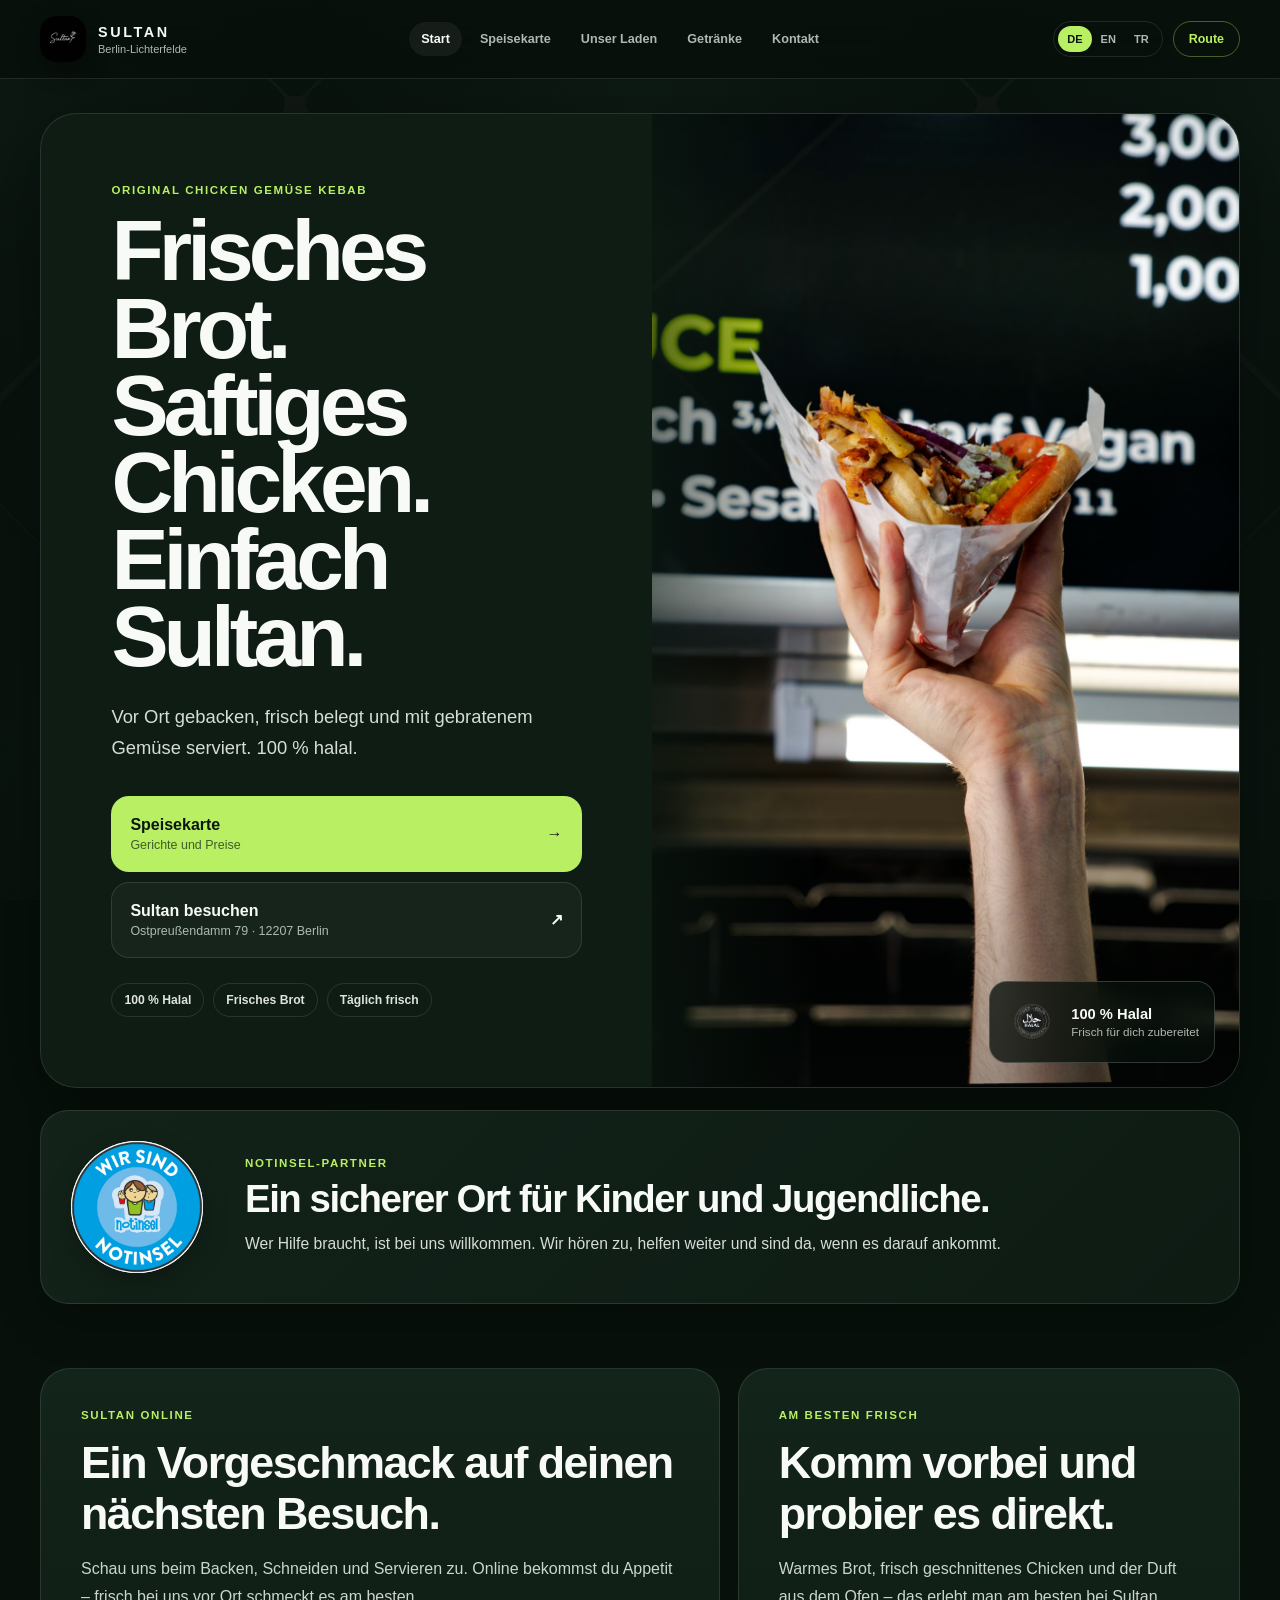
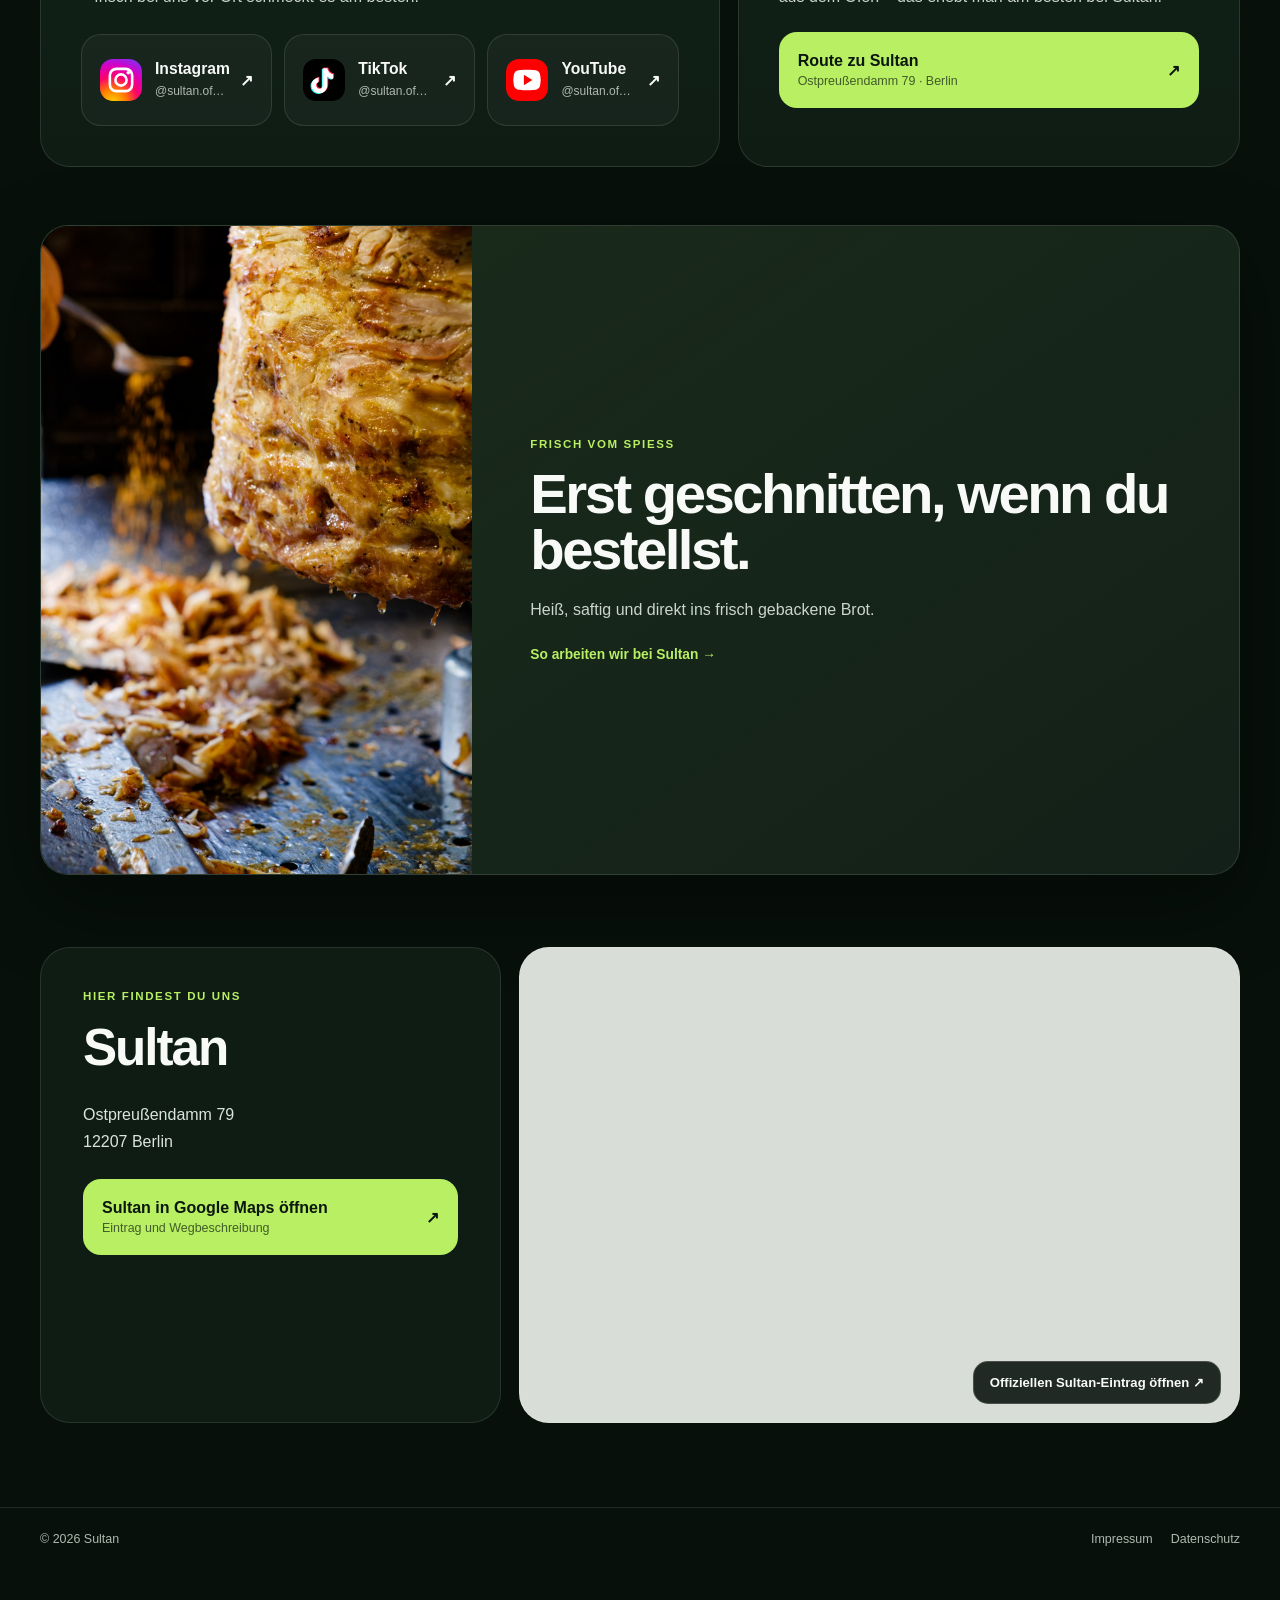
<file: index.html>
<!doctype html><html lang="de"><head><meta charset="utf-8"><meta name="viewport" content="width=device-width,initial-scale=1,viewport-fit=cover"><title>Sultan | Chicken Gemüse Kebab Berlin</title><meta name="description" content="Speisekarte, Google Maps und Social Media von Sultan in Berlin-Lichterfelde. Frisches Brot, saftiges Chicken und 100 % halal."><meta name="theme-color" content="#07100b"><meta name="robots" content="index,follow"><meta property="og:type" content="website"><meta property="og:image" content="assets/photos/kebab-in-hand.png"><link rel="icon" href="assets/logo.png"><link rel="stylesheet" href="css/site.css"></head><body data-page="home">
<a class="skip" href="#main" data-i18n="skip">Zum Inhalt</a>
<header class="header"><div class="shell header-row">
<a class="brand" href="index.html"><img src="assets/logo.png" alt="Sultan Logo"><span class="brand-copy"><strong>SULTAN</strong><small>Berlin-Lichterfelde</small></span></a>
<nav class="nav" aria-label="Hauptnavigation"><a href="index.html" data-nav="home" data-i18n="navHome">Start</a><a href="speisekarte.html" data-nav="menu" data-i18n="navMenu">Speisekarte</a><a href="unser-laden.html" data-nav="store" data-i18n="navStore">Unser Laden</a><a href="getraenke.html" data-nav="drinks" data-i18n="navDrinks">Getränke</a><a href="kontakt.html" data-nav="contact" data-i18n="navContact">Kontakt</a></nav>
<button class="mobile-menu-toggle" type="button" aria-controls="mobile-menu-panel" aria-expanded="false" aria-label="Navigation öffnen"><span></span><span></span><span></span></button><div class="tools"><div class="langs"><button class="lang active" data-lang="de">DE</button><button class="lang" data-lang="en">EN</button><button class="lang" data-lang="tr">TR</button></div><a class="route-top" href="https://maps.app.goo.gl/y7zSkoH2pAdZXcuH6?g_st=ic" target="_blank" rel="noopener" data-i18n="route">Route</a></div></div></header><nav class="mobile-menu-panel" id="mobile-menu-panel" aria-label="Mobile Hauptnavigation" aria-hidden="true">
<a href="index.html" data-nav="home" data-i18n="navHome">Start</a><a href="speisekarte.html" data-nav="menu" data-i18n="navMenu">Speisekarte</a><a href="unser-laden.html" data-nav="store" data-i18n="navStore">Unser Laden</a><a href="getraenke.html" data-nav="drinks" data-i18n="navDrinks">Getränke</a><a href="kontakt.html" data-nav="contact" data-i18n="navContact">Kontakt</a>
</nav>
<main id="main">
<section class="hero-premium shell"><div class="hero-copy"><p class="eyebrow" data-i18n="homeEyebrow">Original Chicken Gemüse Kebab</p><h1 data-i18n="homeTitle">Frisches Brot.<br>Saftiges Chicken.<br>Einfach Sultan.</h1><p class="lead" data-i18n="homeLead">Frisch vor Ort gebacken, mit gebratenem Gemüse und ausgewählten Zutaten. 100 % halal.</p><div class="actions"><a class="action primary" href="speisekarte.html"><span><strong data-i18n="menuTitle">Speisekarte</strong><small data-i18n="menuSub">Gerichte und Preise</small></span><b>→</b></a><a class="action" href="https://maps.app.goo.gl/y7zSkoH2pAdZXcuH6?g_st=ic" target="_blank" rel="noopener"><span><strong data-i18n="visit">Sultan besuchen</strong><small>Ostpreußendamm 79 · 12207 Berlin</small></span><b>↗</b></a></div><div class="mini-facts"><span>100 % Halal</span><span data-i18n="bread">Frisches Brot</span><span data-i18n="fresh">Täglich frisch</span></div></div><div class="hero-photo"><picture><source media="(max-width:700px)" srcset="assets/photos/kebab-in-hand.png"><img src="assets/photos/kebab-in-hand.png" alt="Frisch zubereiteter Chicken Gemüse Kebab" fetchpriority="high"></picture><div class="hero-badge"><img src="assets/halal.png" alt="Halal"><div><strong>100 % Halal</strong><small data-i18n="heroBadgeSub">Frisch für dich zubereitet</small></div></div></div></section>

<section class="section shell notinsel-section" aria-labelledby="notinsel-title"><article class="notinsel-card"><div class="notinsel-mark"><img src="assets/notinsel-partner.webp" alt="Wir sind Notinsel" loading="lazy" width="800" height="800"></div><div class="notinsel-copy"><p class="eyebrow" data-i18n="notinselLabel">Notinsel-Partner</p><h2 id="notinsel-title" data-i18n="notinselTitle">Ein sicherer Ort für Kinder und Jugendliche.</h2><p data-i18n="notinselText">Wer Hilfe braucht, ist bei uns willkommen. Wir hören zu, helfen weiter und sind da, wenn es darauf ankommt.</p></div></article></section>

<section class="section shell compact-section"><div class="link-hub"><div class="hub-main"><p class="eyebrow" data-i18n="socialLabel">Sultan online</p><h2 data-i18n="socialTitle">Ein Vorgeschmack auf deinen nächsten Besuch.</h2><p class="hub-intro" data-i18n="socialText">Sieh dir an, wie wir backen, schneiden und servieren. Online bekommst du den Vorgeschmack – frisch bei uns vor Ort schmeckt es am besten.</p><div class="grid3 social-grid">
<a class="link-card social instagram" href="https://www.instagram.com/sultan.official.content/" target="_blank" rel="noopener" aria-label="Sultan auf Instagram öffnen"><span class="social-icon" aria-hidden="true"><img src="assets/social/instagram.svg" alt=""></span><span><strong>Instagram</strong><small>@sultan.official.content</small></span><b>↗</b></a>
<a class="link-card social tiktok" href="https://www.tiktok.com/@sultan.official.content" target="_blank" rel="noopener" aria-label="Sultan auf TikTok öffnen"><span class="social-icon" aria-hidden="true"><img src="assets/social/tiktok.svg" alt=""></span><span><strong>TikTok</strong><small>@sultan.official.content</small></span><b>↗</b></a>
<a class="link-card social youtube" href="https://www.youtube.com/@sultan.official.content" target="_blank" rel="noopener" aria-label="Sultan auf YouTube öffnen"><span class="social-icon" aria-hidden="true"><img src="assets/social/youtube.svg" alt=""></span><span><strong>YouTube</strong><small>@sultan.official.content</small></span><b>↗</b></a>
</div></div><aside class="hub-side"><p class="eyebrow" data-i18n="comeByLabel">Am besten frisch</p><h2 data-i18n="comeByTitle">Komm vorbei und probier es direkt.</h2><p class="hub-intro" data-i18n="comeByText">Der Duft aus dem Ofen, das frisch geschnittene Chicken und das warme Brot gehören einfach zusammen.</p><div class="actions"><a class="action primary" href="https://maps.app.goo.gl/y7zSkoH2pAdZXcuH6?g_st=ic" target="_blank" rel="noopener"><span><strong data-i18n="routeToSultan">Route zu Sultan</strong><small>Ostpreußendamm 79 · Berlin</small></span><b>↗</b></a></div></aside></div></section>


<section class="section shell home-spit-section"><article class="home-spit-card"><div class="home-spit-image"><picture><source media="(max-width:700px)" srcset="assets/photos/freshly-sliced-chicken.png"><img src="assets/photos/freshly-sliced-chicken.png" alt="Frisch geschnittenes Chicken vom Spieß" loading="lazy"></picture></div><div class="home-spit-copy"><p class="eyebrow" data-i18n="homeSpitLabel">Frisch vom Spieß</p><h2 data-i18n="homeSpitTitle">Erst geschnitten, wenn du bestellst.</h2><p data-i18n="homeSpitText">Heiß, saftig und direkt ins frisch gebackene Brot.</p><a class="text-link" href="unser-laden.html" data-i18n="homeSpitLink">So arbeiten wir bei Sultan →</a></div></article></section>

<section class="section shell location-section"><div class="location-wrap"><article class="location-card"><p class="eyebrow" data-i18n="locationLabel">Hier findest du uns</p><h2>Sultan</h2><address>Ostpreußendamm 79<br>12207 Berlin</address><a class="action primary" href="https://maps.app.goo.gl/y7zSkoH2pAdZXcuH6?g_st=ic" target="_blank" rel="noopener"><span><strong data-i18n="mapsButton">Sultan in Google Maps öffnen</strong><small data-i18n="mapsOpenSub">Eintrag und Wegbeschreibung</small></span><b>↗</b></a></article><div class="map-frame"><iframe title="Sultan auf Google Maps" loading="lazy" referrerpolicy="no-referrer-when-downgrade" src="https://www.google.com/maps?q=Sultan%20Gem%C3%BCse%20Kebab%2C%20Ostpreu%C3%9Fendamm%2079%2C%2012207%20Berlin&output=embed"></iframe><div class="map-overlay"><a href="https://maps.app.goo.gl/y7zSkoH2pAdZXcuH6?g_st=ic" target="_blank" rel="noopener" data-i18n="officialEntry">Offiziellen Sultan-Eintrag öffnen ↗</a></div></div></div></section>
</main>
<footer><div class="shell footer-row"><span>© 2026 Sultan</span><nav><a href="impressum.html" data-i18n="imprint">Impressum</a><a href="datenschutz.html" data-i18n="privacy">Datenschutz</a></nav></div></footer>
<nav class="mobile" aria-label="Schnellzugriff"><a href="speisekarte.html"><b>☰</b><span data-i18n="dockMenu">Menü</span></a><a href="https://maps.app.goo.gl/y7zSkoH2pAdZXcuH6?g_st=ic" target="_blank" rel="noopener"><b>⌖</b><span data-i18n="dockRoute">Route</span></a><a href="tel:+4917632518597"><b>☎</b><span data-i18n="dockCall">Anrufen</span></a><a href="https://www.instagram.com/sultan.official.content/" target="_blank" rel="noopener"><b class="dock-brand"><img src="assets/social/instagram.svg" alt=""></b><span>Instagram</span></a><a href="https://www.tiktok.com/@sultan.official.content" target="_blank" rel="noopener"><b class="dock-brand"><img src="assets/social/tiktok.svg" alt=""></b><span>TikTok</span></a><a href="https://www.youtube.com/@sultan.official.content" target="_blank" rel="noopener"><b class="dock-brand"><img src="assets/social/youtube.svg" alt=""></b><span>YouTube</span></a></nav><script src="js/site.js"></script></body></html>
</file>
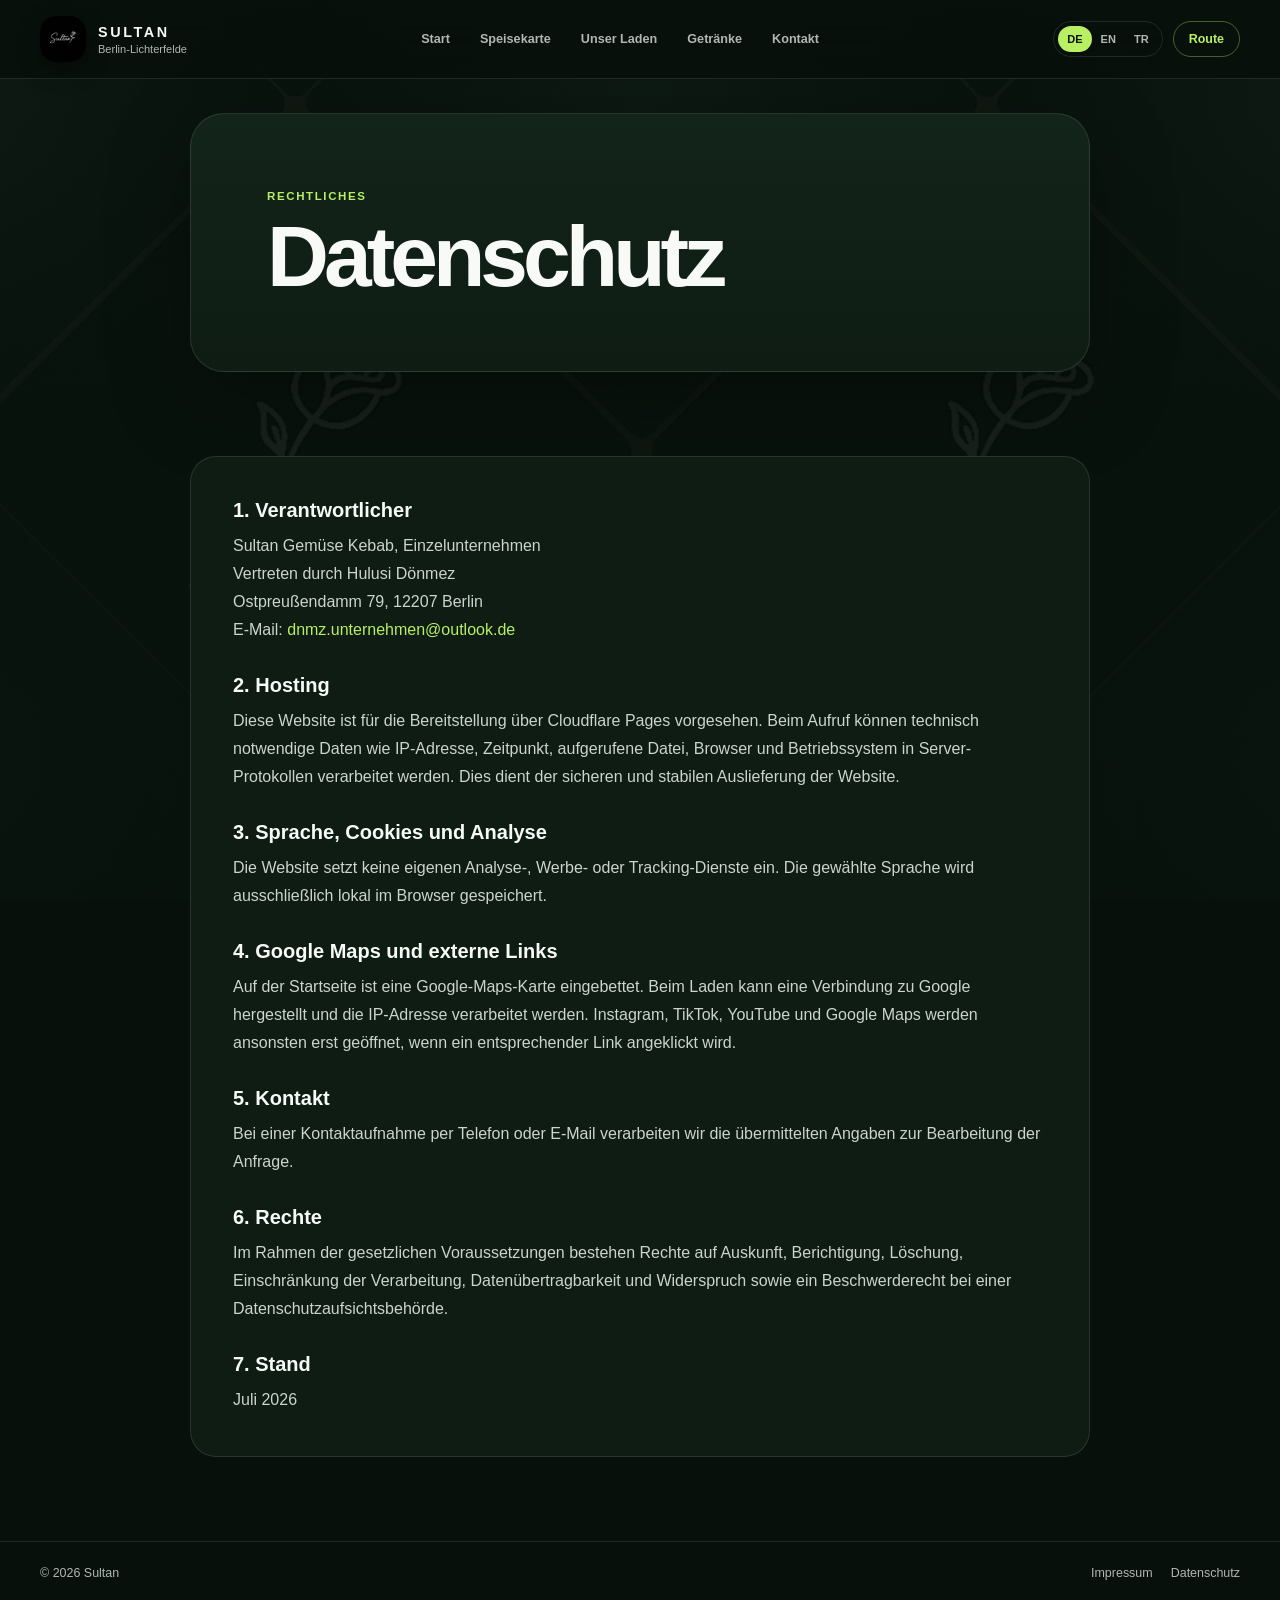
<file: datenschutz.html>
<!doctype html><html lang="de"><head><meta charset="utf-8"><meta name="viewport" content="width=device-width,initial-scale=1,viewport-fit=cover"><title>Datenschutz | Sultan Berlin</title><meta name="description" content="Datenschutzhinweise der Website von Sultan Berlin."><meta name="theme-color" content="#07100b"><meta name="robots" content="index,follow"><meta property="og:type" content="website"><meta property="og:image" content="assets/logo.png"><link rel="icon" href="assets/logo.png"><link rel="stylesheet" href="css/site.css"></head><body data-page="privacy">
<a class="skip" href="#main" data-i18n="skip">Zum Inhalt</a>
<header class="header"><div class="shell header-row">
<a class="brand" href="index.html"><img src="assets/logo.png" alt="Sultan Logo"><span class="brand-copy"><strong>SULTAN</strong><small>Berlin-Lichterfelde</small></span></a>
<nav class="nav" aria-label="Hauptnavigation">
<a href="index.html" data-nav="home" data-i18n="navHome">Start</a><a href="speisekarte.html" data-nav="menu" data-i18n="navMenu">Speisekarte</a><a href="unser-laden.html" data-nav="store" data-i18n="navStore">Unser Laden</a><a href="getraenke.html" data-nav="drinks" data-i18n="navDrinks">Getränke</a><a href="kontakt.html" data-nav="contact" data-i18n="navContact">Kontakt</a>
</nav><button class="mobile-menu-toggle" type="button" aria-controls="mobile-menu-panel" aria-expanded="false" aria-label="Navigation öffnen"><span></span><span></span><span></span></button><div class="tools"><div class="langs"><button class="lang active" data-lang="de">DE</button><button class="lang" data-lang="en">EN</button><button class="lang" data-lang="tr">TR</button></div><a class="route-top" href="https://maps.app.goo.gl/y7zSkoH2pAdZXcuH6?g_st=ic" target="_blank" rel="noopener" data-i18n="route">Route</a></div>
</div></header><nav class="mobile-menu-panel" id="mobile-menu-panel" aria-label="Mobile Hauptnavigation" aria-hidden="true">
<a href="index.html" data-nav="home" data-i18n="navHome">Start</a><a href="speisekarte.html" data-nav="menu" data-i18n="navMenu">Speisekarte</a><a href="unser-laden.html" data-nav="store" data-i18n="navStore">Unser Laden</a><a href="getraenke.html" data-nav="drinks" data-i18n="navDrinks">Getränke</a><a href="kontakt.html" data-nav="contact" data-i18n="navContact">Kontakt</a>
</nav><main id="main"><section class="page-hero shell legal"><div class="card"><p class="eyebrow" data-i18n="legalLabel">Rechtliches</p><h1 data-i18n="privacy"></h1></div></section><section class="section shell legal"><article data-legal-content></article></section></main><footer><div class="shell footer-row"><span>© 2026 Sultan</span><nav><a href="impressum.html" data-i18n="imprint">Impressum</a><a href="datenschutz.html" data-i18n="privacy">Datenschutz</a></nav></div></footer>
<nav class="mobile" aria-label="Schnellzugriff"><a href="speisekarte.html"><b>☰</b><span data-i18n="dockMenu">Menü</span></a><a href="https://maps.app.goo.gl/y7zSkoH2pAdZXcuH6?g_st=ic" target="_blank" rel="noopener"><b>⌖</b><span data-i18n="dockRoute">Route</span></a><a href="tel:+4917632518597"><b>☎</b><span data-i18n="dockCall">Anrufen</span></a><a href="https://www.instagram.com/sultan.official.content/" target="_blank" rel="noopener"><b class="dock-brand"><img src="assets/social/instagram.svg" alt=""></b><span>Instagram</span></a><a href="https://www.tiktok.com/@sultan.official.content" target="_blank" rel="noopener"><b class="dock-brand"><img src="assets/social/tiktok.svg" alt=""></b><span>TikTok</span></a><a href="https://www.youtube.com/@sultan.official.content" target="_blank" rel="noopener"><b class="dock-brand"><img src="assets/social/youtube.svg" alt=""></b><span>YouTube</span></a></nav><script src="js/site.js"></script></body></html>
</file>
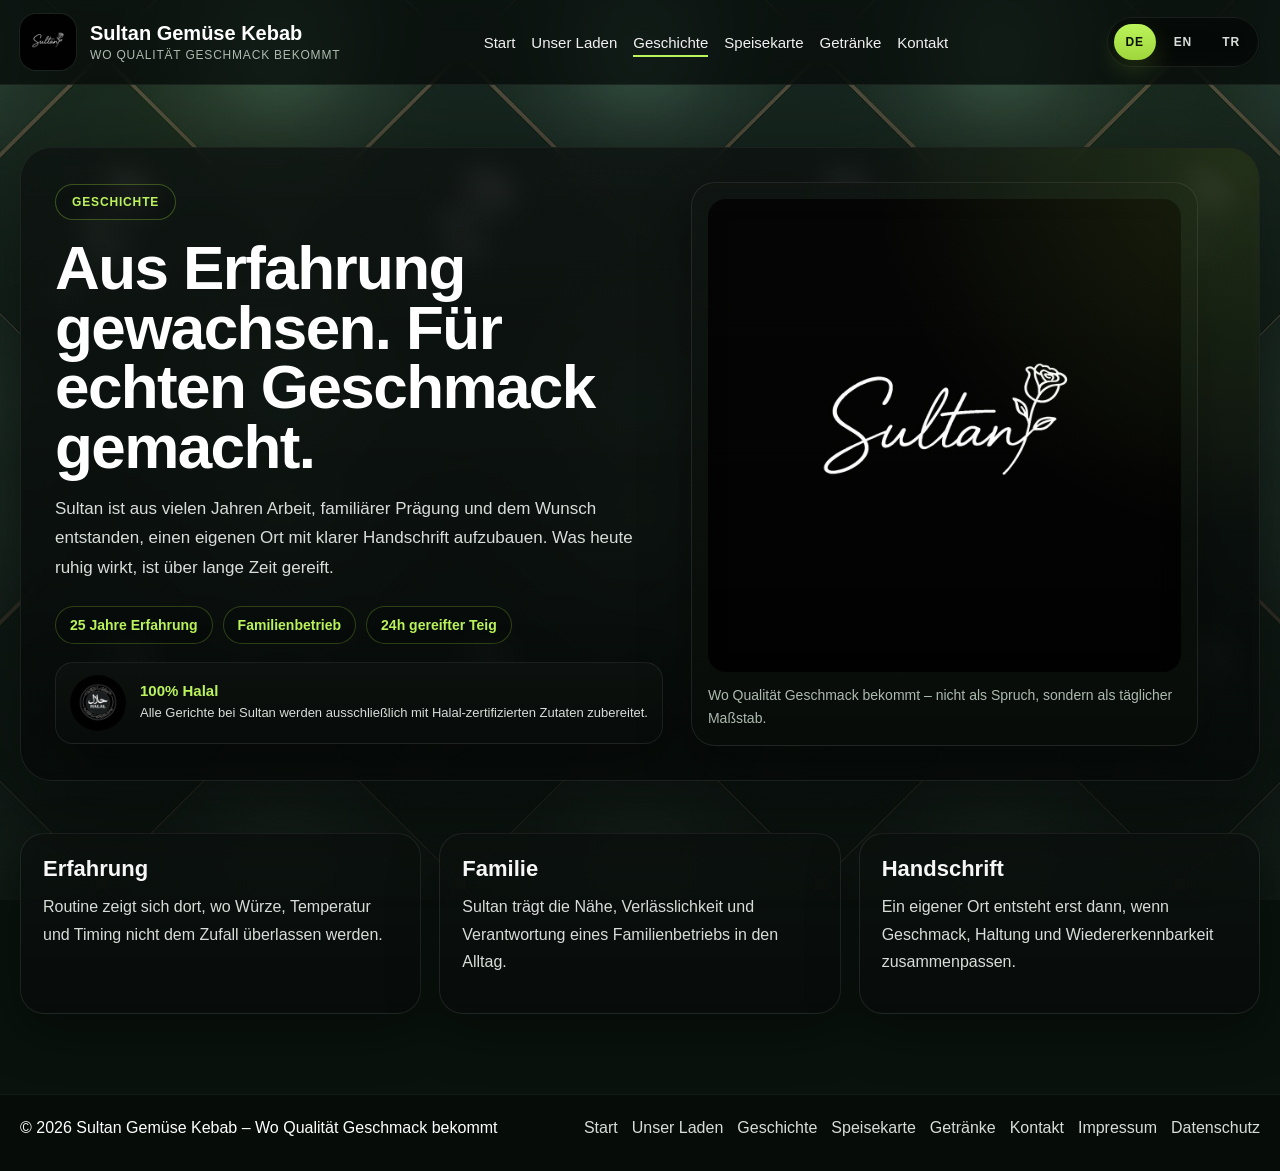
<file: geschichte.html>
<!DOCTYPE html>
<html lang="de"><head><meta charset="utf-8"/><meta content="width=device-width, initial-scale=1.0" name="viewport"/>
<title>Geschichte – Sultan Gemüse Kebab Berlin</title><meta content="Die Geschichte von Sultan Gemüse Kebab: 25 Jahre Erfahrung, Familie und der Wunsch nach einem eigenen Ort mit Handschrift." name="description"/><meta content="index,follow" name="robots"/><meta content="#09120d" name="theme-color"/>
<meta content="website" property="og:type"/><meta content="Geschichte – Sultan Gemüse Kebab Berlin" property="og:title"/><meta content="Die Geschichte von Sultan Gemüse Kebab: 25 Jahre Erfahrung, Familie und der Wunsch nach einem eigenen Ort mit Handschrift." property="og:description"/><meta content="Sultan Logo 8K.png" property="og:image"/><meta content="de_DE" property="og:locale"/>
<meta content="summary_large_image" name="twitter:card"/><meta content="Geschichte – Sultan Gemüse Kebab Berlin" name="twitter:title"/><meta content="Die Geschichte von Sultan Gemüse Kebab: 25 Jahre Erfahrung, Familie und der Wunsch nach einem eigenen Ort mit Handschrift." name="twitter:description"/><meta content="Sultan Logo 8K.png" name="twitter:image"/>
<link href="css/style.css" rel="stylesheet"/><script type="application/ld+json">{"@context":"https://schema.org","@type":"Restaurant","name":"Sultan Gemüse Kebab","image":"Sultan Logo 8K.png","description":"Sultan Gemüse Kebab in Berlin Lichterfelde mit Chicken Gemüse Kebab, Falafel, Lahmacun, Pizza und Getränken.","servesCuisine":["Turkish","Kebab","Falafel","Pizza"],"priceRange":"€","address":{"@type":"PostalAddress","streetAddress":"Ostpreußendamm 79","postalCode":"12207","addressLocality":"Berlin","addressCountry":"DE"},"openingHoursSpecification":[{"@type":"OpeningHoursSpecification","dayOfWeek":["Monday","Tuesday","Wednesday","Thursday","Friday","Saturday","Sunday"],"opens":"11:00","closes":"00:00"}],"sameAs":["https://www.instagram.com/sultan.official.content/","https://www.tiktok.com/@sultan.official.content","https://www.youtube.com/@sultan.official.content","https://www.google.com/maps/place/Sultan/@52.4184069,13.2949251,15z/data=!3m1!4b1!4m6!3m5!1s0x47a85b000eea7869:0xcba457e5f43fe588!8m2!3d52.4183943!4d13.3052034!16s%2Fg%2F11z1xtylwh"]}</script></head><body data-page="story"><a class="skip-link" href="#main">Zum Inhalt springen</a><header class="topbar"><div class="container nav"><a aria-label="Sultan Startseite" class="brand" href="index.html"><img alt="Sultan Logo" class="brand-logo" src="Sultan Logo 8K.png"/><div class="brand-copy"><strong>Sultan Gemüse Kebab</strong><span>Wo Qualität Geschmack bekommt</span></div></a><nav aria-label="Hauptnavigation" class="nav-links"><a href="index.html">Start</a><a href="unser-laden.html">Unser Laden</a><a class="is-active" href="geschichte.html">Geschichte</a><a href="speisekarte.html">Speisekarte</a><a href="getraenke.html">Getränke</a><a href="kontakt.html">Kontakt</a></nav><div aria-label="Sprache wählen" class="nav-tools"><div aria-label="Language switcher" class="lang-switcher" role="group"><button class="lang-btn is-active" data-lang="de" type="button">DE</button><button class="lang-btn" data-lang="en" type="button">EN</button><button class="lang-btn" data-lang="tr" type="button">TR</button></div></div></div></header>
<main id="main"><section class="page-hero"><div class="container hero-card-large"><div class="hero-brand"><div class="eyebrow">Geschichte</div><h1>Aus Erfahrung gewachsen. Für echten Geschmack gemacht.</h1><p class="lead">Sultan ist aus vielen Jahren Arbeit, familiärer Prägung und dem Wunsch entstanden, einen eigenen Ort mit klarer Handschrift aufzubauen. Was heute ruhig wirkt, ist über lange Zeit gereift.</p><div class="value-row"><span class="pill">25 Jahre Erfahrung</span><span class="pill">Familienbetrieb</span><span class="pill">24h gereifter Teig</span></div><div aria-label="Halal Hinweis" class="halal-inline"><img alt="Halal Siegel" class="halal-badge" src="Halal Zeichen.png"/><div class="halal-copy"><strong id="halal-title">100% Halal</strong><span id="halal-text">Alle Gerichte bei Sultan werden ausschließlich mit Halal-zertifizierten Zutaten zubereitet.</span></div></div></div><div class="visual-card logo-panel"><img alt="Sultan Logo" src="Sultan Logo 8K.png"/><div class="caption">Wo Qualität Geschmack bekommt – nicht als Spruch, sondern als täglicher Maßstab.</div></div></div></section><section><div class="container grid-3"><div class="card"><h3>Erfahrung</h3><p>Routine zeigt sich dort, wo Würze, Temperatur und Timing nicht dem Zufall überlassen werden.</p></div><div class="card"><h3>Familie</h3><p>Sultan trägt die Nähe, Verlässlichkeit und Verantwortung eines Familienbetriebs in den Alltag.</p></div><div class="card"><h3>Handschrift</h3><p>Ein eigener Ort entsteht erst dann, wenn Geschmack, Haltung und Wiedererkennbarkeit zusammenpassen.</p></div></div></section></main><footer><div class="container footer-inner"><span>© 2026 Sultan Gemüse Kebab – Wo Qualität Geschmack bekommt</span><div class="footer-links"><a href="index.html">Start</a><a href="unser-laden.html">Unser Laden</a><a href="geschichte.html">Geschichte</a><a href="speisekarte.html">Speisekarte</a><a href="getraenke.html">Getränke</a><a href="kontakt.html">Kontakt</a><a href="impressum.html">Impressum</a><a href="datenschutz.html">Datenschutz</a></div></div></footer><script src="js/script.js"></script></body></html>
</file>
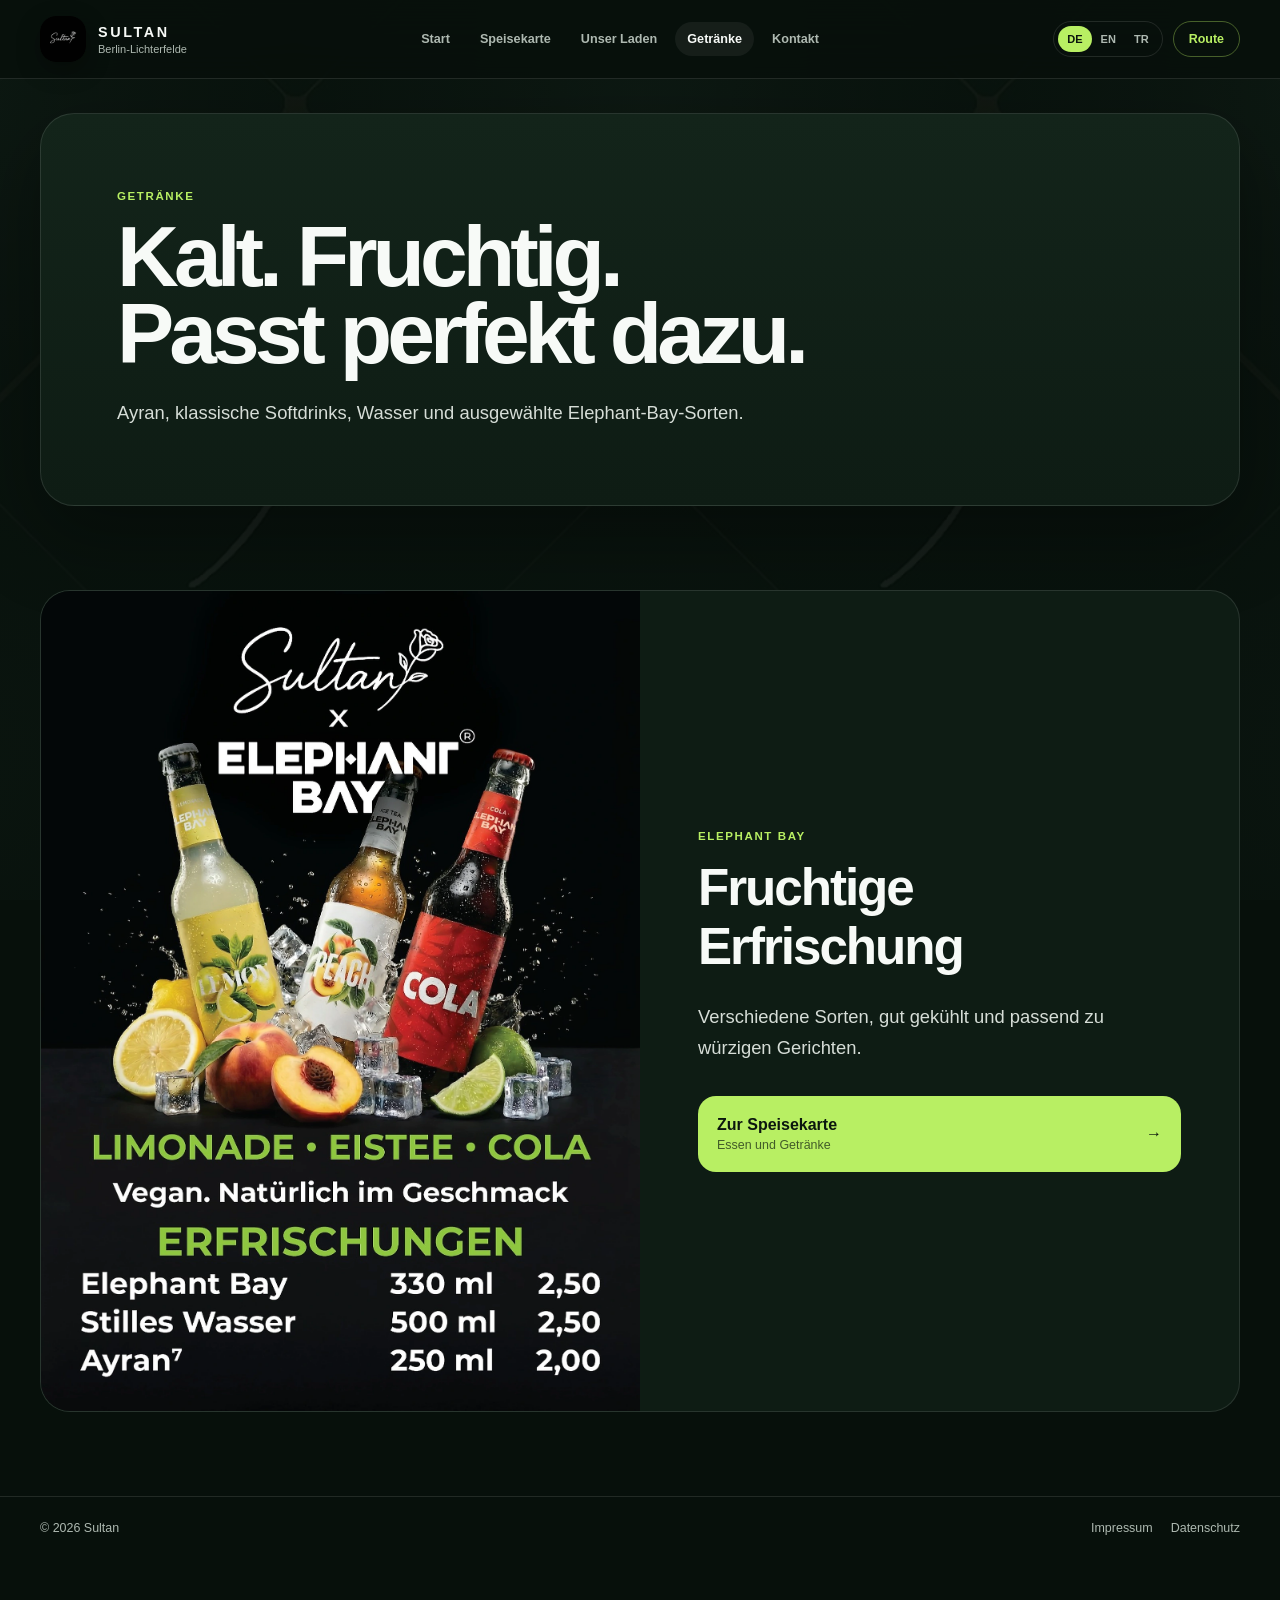
<file: getraenke.html>
<!doctype html><html lang="de"><head><meta charset="utf-8"><meta name="viewport" content="width=device-width,initial-scale=1,viewport-fit=cover"><title>Getränke | Sultan Berlin</title><meta name="description" content="Getränke bei Sultan: Ayran, Softdrinks, Wasser und Elephant Bay."><meta name="theme-color" content="#07100b"><meta name="robots" content="index,follow"><meta property="og:type" content="website"><meta property="og:image" content="assets/logo.png"><link rel="icon" href="assets/logo.png"><link rel="stylesheet" href="css/site.css"></head><body data-page="drinks">
<a class="skip" href="#main" data-i18n="skip">Zum Inhalt</a>
<header class="header"><div class="shell header-row">
<a class="brand" href="index.html"><img src="assets/logo.png" alt="Sultan Logo"><span class="brand-copy"><strong>SULTAN</strong><small>Berlin-Lichterfelde</small></span></a>
<nav class="nav" aria-label="Hauptnavigation">
<a href="index.html" data-nav="home" data-i18n="navHome">Start</a><a href="speisekarte.html" data-nav="menu" data-i18n="navMenu">Speisekarte</a><a href="unser-laden.html" data-nav="store" data-i18n="navStore">Unser Laden</a><a href="getraenke.html" data-nav="drinks" data-i18n="navDrinks">Getränke</a><a href="kontakt.html" data-nav="contact" data-i18n="navContact">Kontakt</a>
</nav><button class="mobile-menu-toggle" type="button" aria-controls="mobile-menu-panel" aria-expanded="false" aria-label="Navigation öffnen"><span></span><span></span><span></span></button><div class="tools"><div class="langs"><button class="lang active" data-lang="de">DE</button><button class="lang" data-lang="en">EN</button><button class="lang" data-lang="tr">TR</button></div><a class="route-top" href="https://maps.app.goo.gl/y7zSkoH2pAdZXcuH6?g_st=ic" target="_blank" rel="noopener" data-i18n="route">Route</a></div>
</div></header><nav class="mobile-menu-panel" id="mobile-menu-panel" aria-label="Mobile Hauptnavigation" aria-hidden="true">
<a href="index.html" data-nav="home" data-i18n="navHome">Start</a><a href="speisekarte.html" data-nav="menu" data-i18n="navMenu">Speisekarte</a><a href="unser-laden.html" data-nav="store" data-i18n="navStore">Unser Laden</a><a href="getraenke.html" data-nav="drinks" data-i18n="navDrinks">Getränke</a><a href="kontakt.html" data-nav="contact" data-i18n="navContact">Kontakt</a>
</nav><main id="main"><section class="page-hero shell"><div class="card"><p class="eyebrow" data-i18n="drinksEyebrow">Getränke</p><h1 data-i18n="drinksPageTitle">Kalt. Fruchtig.<br>Passt perfekt dazu.</h1><p class="lead" data-i18n="drinksPageLead">Ayran, klassische Softdrinks, Wasser und ausgewählte Elephant-Bay-Sorten.</p></div></section><section class="section shell"><div class="drink-feature card"><div class="poster"><img src="assets/elephantbay.webp" alt="Elephant Bay Getränke bei Sultan"></div><div class="drink-copy"><p class="eyebrow">Elephant Bay</p><h2 data-i18n="elephantTitle">Fruchtige Erfrischung</h2><p class="lead" data-i18n="elephantText">Verschiedene Sorten, gut gekühlt und passend zu würzigen Gerichten.</p><div class="actions"><a class="action primary" href="speisekarte.html"><span><strong data-i18n="backMenu">Zur Speisekarte</strong><small data-i18n="backMenuSub">Essen und Getränke</small></span><b>→</b></a></div></div></div></section></main><footer><div class="shell footer-row"><span>© 2026 Sultan</span><nav><a href="impressum.html" data-i18n="imprint">Impressum</a><a href="datenschutz.html" data-i18n="privacy">Datenschutz</a></nav></div></footer>
<nav class="mobile" aria-label="Schnellzugriff"><a href="speisekarte.html"><b>☰</b><span data-i18n="dockMenu">Menü</span></a><a href="https://maps.app.goo.gl/y7zSkoH2pAdZXcuH6?g_st=ic" target="_blank" rel="noopener"><b>⌖</b><span data-i18n="dockRoute">Route</span></a><a href="tel:+4917632518597"><b>☎</b><span data-i18n="dockCall">Anrufen</span></a><a href="https://www.instagram.com/sultan.official.content/" target="_blank" rel="noopener"><b class="dock-brand"><img src="assets/social/instagram.svg" alt=""></b><span>Instagram</span></a><a href="https://www.tiktok.com/@sultan.official.content" target="_blank" rel="noopener"><b class="dock-brand"><img src="assets/social/tiktok.svg" alt=""></b><span>TikTok</span></a><a href="https://www.youtube.com/@sultan.official.content" target="_blank" rel="noopener"><b class="dock-brand"><img src="assets/social/youtube.svg" alt=""></b><span>YouTube</span></a></nav><script src="js/site.js"></script></body></html>
</file>
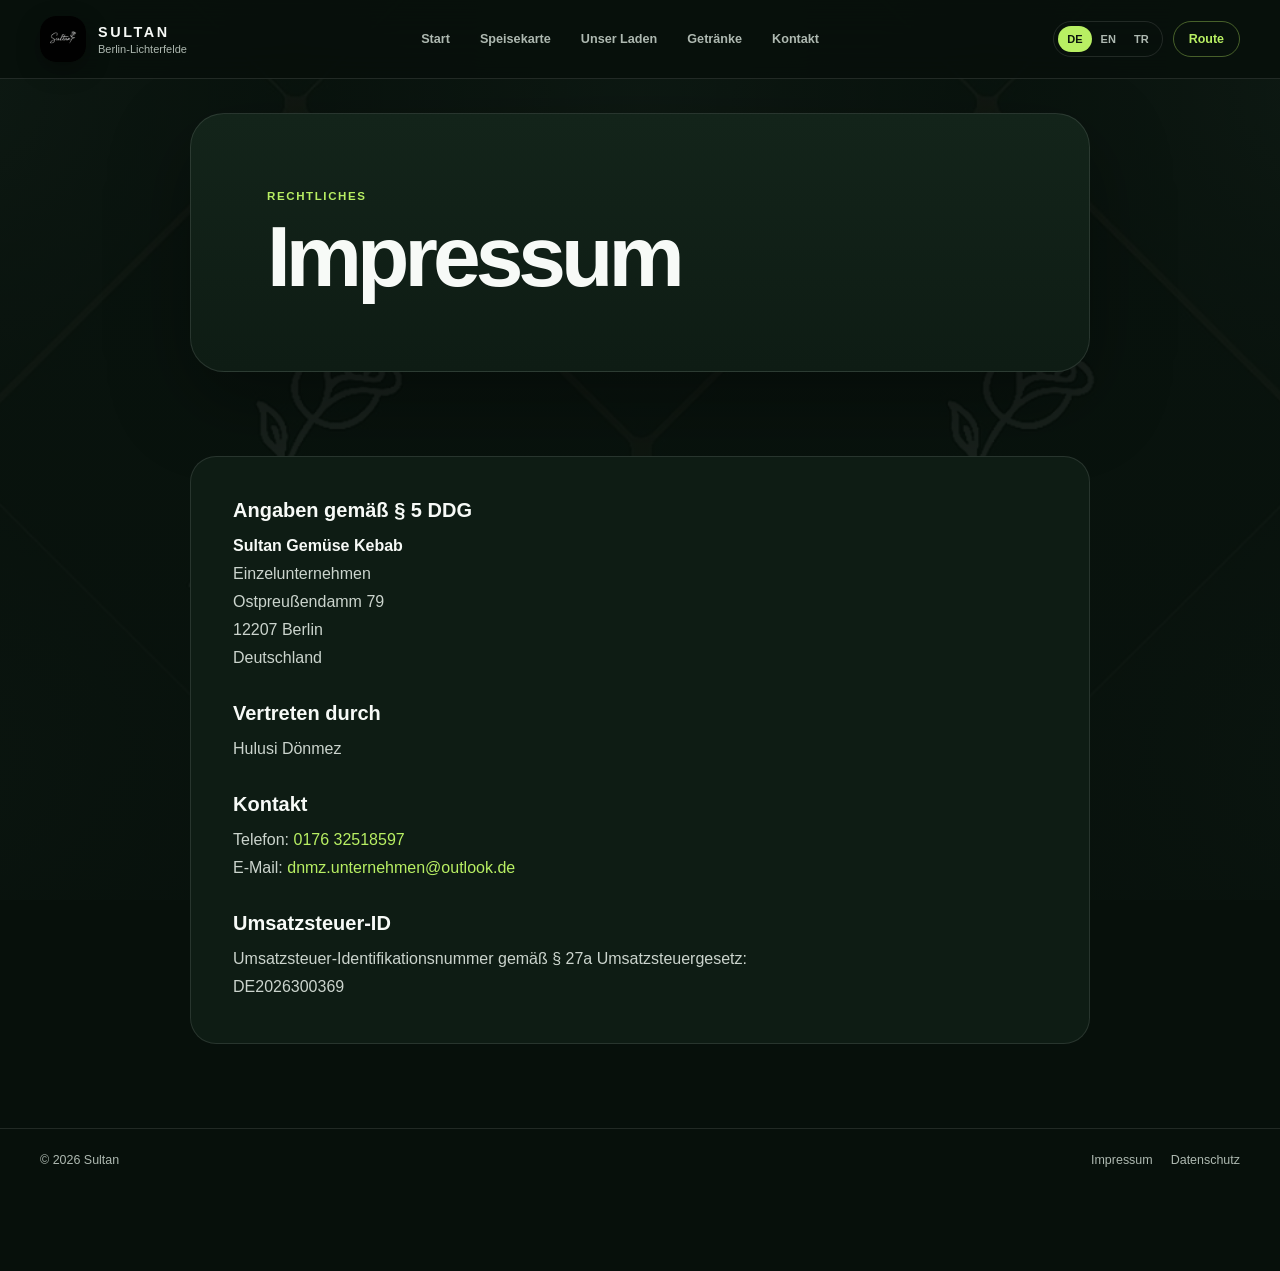
<file: impressum.html>
<!doctype html><html lang="de"><head><meta charset="utf-8"><meta name="viewport" content="width=device-width,initial-scale=1,viewport-fit=cover"><title>Impressum | Sultan Berlin</title><meta name="description" content="Impressum von Sultan Berlin."><meta name="theme-color" content="#07100b"><meta name="robots" content="index,follow"><meta property="og:type" content="website"><meta property="og:image" content="assets/logo.png"><link rel="icon" href="assets/logo.png"><link rel="stylesheet" href="css/site.css"></head><body data-page="imprint">
<a class="skip" href="#main" data-i18n="skip">Zum Inhalt</a>
<header class="header"><div class="shell header-row">
<a class="brand" href="index.html"><img src="assets/logo.png" alt="Sultan Logo"><span class="brand-copy"><strong>SULTAN</strong><small>Berlin-Lichterfelde</small></span></a>
<nav class="nav" aria-label="Hauptnavigation">
<a href="index.html" data-nav="home" data-i18n="navHome">Start</a><a href="speisekarte.html" data-nav="menu" data-i18n="navMenu">Speisekarte</a><a href="unser-laden.html" data-nav="store" data-i18n="navStore">Unser Laden</a><a href="getraenke.html" data-nav="drinks" data-i18n="navDrinks">Getränke</a><a href="kontakt.html" data-nav="contact" data-i18n="navContact">Kontakt</a>
</nav><button class="mobile-menu-toggle" type="button" aria-controls="mobile-menu-panel" aria-expanded="false" aria-label="Navigation öffnen"><span></span><span></span><span></span></button><div class="tools"><div class="langs"><button class="lang active" data-lang="de">DE</button><button class="lang" data-lang="en">EN</button><button class="lang" data-lang="tr">TR</button></div><a class="route-top" href="https://maps.app.goo.gl/y7zSkoH2pAdZXcuH6?g_st=ic" target="_blank" rel="noopener" data-i18n="route">Route</a></div>
</div></header><nav class="mobile-menu-panel" id="mobile-menu-panel" aria-label="Mobile Hauptnavigation" aria-hidden="true">
<a href="index.html" data-nav="home" data-i18n="navHome">Start</a><a href="speisekarte.html" data-nav="menu" data-i18n="navMenu">Speisekarte</a><a href="unser-laden.html" data-nav="store" data-i18n="navStore">Unser Laden</a><a href="getraenke.html" data-nav="drinks" data-i18n="navDrinks">Getränke</a><a href="kontakt.html" data-nav="contact" data-i18n="navContact">Kontakt</a>
</nav><main id="main"><section class="page-hero shell legal"><div class="card"><p class="eyebrow" data-i18n="legalLabel">Rechtliches</p><h1 data-i18n="imprint"></h1></div></section><section class="section shell legal"><article data-legal-content></article></section></main><footer><div class="shell footer-row"><span>© 2026 Sultan</span><nav><a href="impressum.html" data-i18n="imprint">Impressum</a><a href="datenschutz.html" data-i18n="privacy">Datenschutz</a></nav></div></footer>
<nav class="mobile" aria-label="Schnellzugriff"><a href="speisekarte.html"><b>☰</b><span data-i18n="dockMenu">Menü</span></a><a href="https://maps.app.goo.gl/y7zSkoH2pAdZXcuH6?g_st=ic" target="_blank" rel="noopener"><b>⌖</b><span data-i18n="dockRoute">Route</span></a><a href="tel:+4917632518597"><b>☎</b><span data-i18n="dockCall">Anrufen</span></a><a href="https://www.instagram.com/sultan.official.content/" target="_blank" rel="noopener"><b class="dock-brand"><img src="assets/social/instagram.svg" alt=""></b><span>Instagram</span></a><a href="https://www.tiktok.com/@sultan.official.content" target="_blank" rel="noopener"><b class="dock-brand"><img src="assets/social/tiktok.svg" alt=""></b><span>TikTok</span></a><a href="https://www.youtube.com/@sultan.official.content" target="_blank" rel="noopener"><b class="dock-brand"><img src="assets/social/youtube.svg" alt=""></b><span>YouTube</span></a></nav><script src="js/site.js"></script></body></html>
</file>
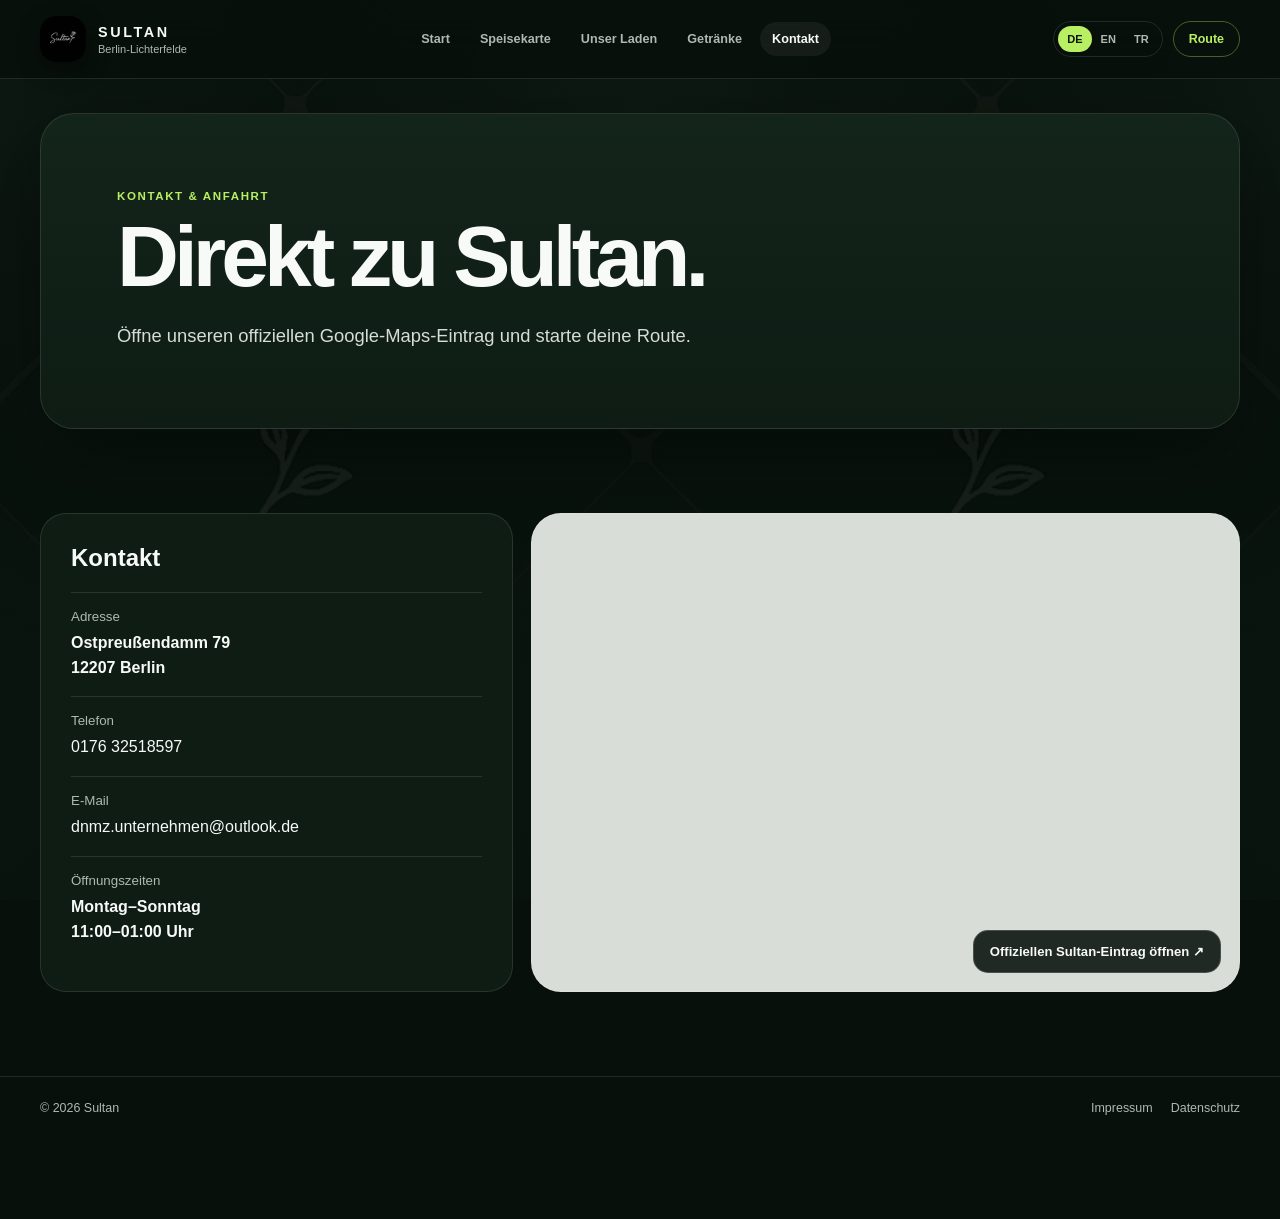
<file: kontakt.html>
<!doctype html><html lang="de"><head><meta charset="utf-8"><meta name="viewport" content="width=device-width,initial-scale=1,viewport-fit=cover"><title>Kontakt & Anfahrt | Sultan Berlin</title><meta name="description" content="Adresse, Telefon und offizieller Google-Maps-Link von Sultan."><meta name="theme-color" content="#07100b"><meta name="robots" content="index,follow"><meta property="og:type" content="website"><meta property="og:image" content="assets/logo.png"><link rel="icon" href="assets/logo.png"><link rel="stylesheet" href="css/site.css"></head><body data-page="contact">
<a class="skip" href="#main" data-i18n="skip">Zum Inhalt</a>
<header class="header"><div class="shell header-row">
<a class="brand" href="index.html"><img src="assets/logo.png" alt="Sultan Logo"><span class="brand-copy"><strong>SULTAN</strong><small>Berlin-Lichterfelde</small></span></a>
<nav class="nav" aria-label="Hauptnavigation">
<a href="index.html" data-nav="home" data-i18n="navHome">Start</a><a href="speisekarte.html" data-nav="menu" data-i18n="navMenu">Speisekarte</a><a href="unser-laden.html" data-nav="store" data-i18n="navStore">Unser Laden</a><a href="getraenke.html" data-nav="drinks" data-i18n="navDrinks">Getränke</a><a href="kontakt.html" data-nav="contact" data-i18n="navContact">Kontakt</a>
</nav><button class="mobile-menu-toggle" type="button" aria-controls="mobile-menu-panel" aria-expanded="false" aria-label="Navigation öffnen"><span></span><span></span><span></span></button><div class="tools"><div class="langs"><button class="lang active" data-lang="de">DE</button><button class="lang" data-lang="en">EN</button><button class="lang" data-lang="tr">TR</button></div><a class="route-top" href="https://maps.app.goo.gl/y7zSkoH2pAdZXcuH6?g_st=ic" target="_blank" rel="noopener" data-i18n="route">Route</a></div>
</div></header><nav class="mobile-menu-panel" id="mobile-menu-panel" aria-label="Mobile Hauptnavigation" aria-hidden="true">
<a href="index.html" data-nav="home" data-i18n="navHome">Start</a><a href="speisekarte.html" data-nav="menu" data-i18n="navMenu">Speisekarte</a><a href="unser-laden.html" data-nav="store" data-i18n="navStore">Unser Laden</a><a href="getraenke.html" data-nav="drinks" data-i18n="navDrinks">Getränke</a><a href="kontakt.html" data-nav="contact" data-i18n="navContact">Kontakt</a>
</nav><main id="main"><section class="page-hero shell"><div class="card"><p class="eyebrow" data-i18n="contactEyebrow">Kontakt & Anfahrt</p><h1 data-i18n="contactTitle">Direkt zu Sultan.</h1><p class="lead" data-i18n="contactLead">Öffne unseren offiziellen Google-Maps-Eintrag und starte von dort deine Route.</p></div></section><section class="section shell"><div class="contact-grid"><article class="contact-card"><h2 data-i18n="contactInfo">Kontakt</h2><div class="contact-row"><small data-i18n="address">Adresse</small><strong>Ostpreußendamm 79<br>12207 Berlin</strong></div><div class="contact-row"><small data-i18n="phone">Telefon</small><a href="tel:+4917632518597">0176 32518597</a></div><div class="contact-row"><small>E-Mail</small><a href="mailto:dnmz.unternehmen@outlook.de">dnmz.unternehmen@outlook.de</a></div><div class="contact-row opening-hours"><small data-i18n="openingHours">Öffnungszeiten</small><strong><span data-i18n="openingDays">Montag–Sonntag</span><br><span data-i18n="openingTime">11:00–01:00 Uhr</span></strong></div></article><div class="map-frame"><iframe title="Sultan auf Google Maps" loading="lazy" referrerpolicy="no-referrer-when-downgrade" src="https://www.google.com/maps?q=Sultan%20Gem%C3%BCse%20Kebab%2C%20Ostpreu%C3%9Fendamm%2079%2C%2012207%20Berlin&output=embed"></iframe><div class="map-overlay"><a href="https://maps.app.goo.gl/y7zSkoH2pAdZXcuH6?g_st=ic" target="_blank" rel="noopener" data-i18n="officialEntry">Offiziellen Sultan-Eintrag öffnen ↗</a></div></div></div></section></main><footer><div class="shell footer-row"><span>© 2026 Sultan</span><nav><a href="impressum.html" data-i18n="imprint">Impressum</a><a href="datenschutz.html" data-i18n="privacy">Datenschutz</a></nav></div></footer>
<nav class="mobile" aria-label="Schnellzugriff"><a href="speisekarte.html"><b>☰</b><span data-i18n="dockMenu">Menü</span></a><a href="https://maps.app.goo.gl/y7zSkoH2pAdZXcuH6?g_st=ic" target="_blank" rel="noopener"><b>⌖</b><span data-i18n="dockRoute">Route</span></a><a href="tel:+4917632518597"><b>☎</b><span data-i18n="dockCall">Anrufen</span></a><a href="https://www.instagram.com/sultan.official.content/" target="_blank" rel="noopener"><b class="dock-brand"><img src="assets/social/instagram.svg" alt=""></b><span>Instagram</span></a><a href="https://www.tiktok.com/@sultan.official.content" target="_blank" rel="noopener"><b class="dock-brand"><img src="assets/social/tiktok.svg" alt=""></b><span>TikTok</span></a><a href="https://www.youtube.com/@sultan.official.content" target="_blank" rel="noopener"><b class="dock-brand"><img src="assets/social/youtube.svg" alt=""></b><span>YouTube</span></a></nav><script src="js/site.js"></script></body></html>
</file>
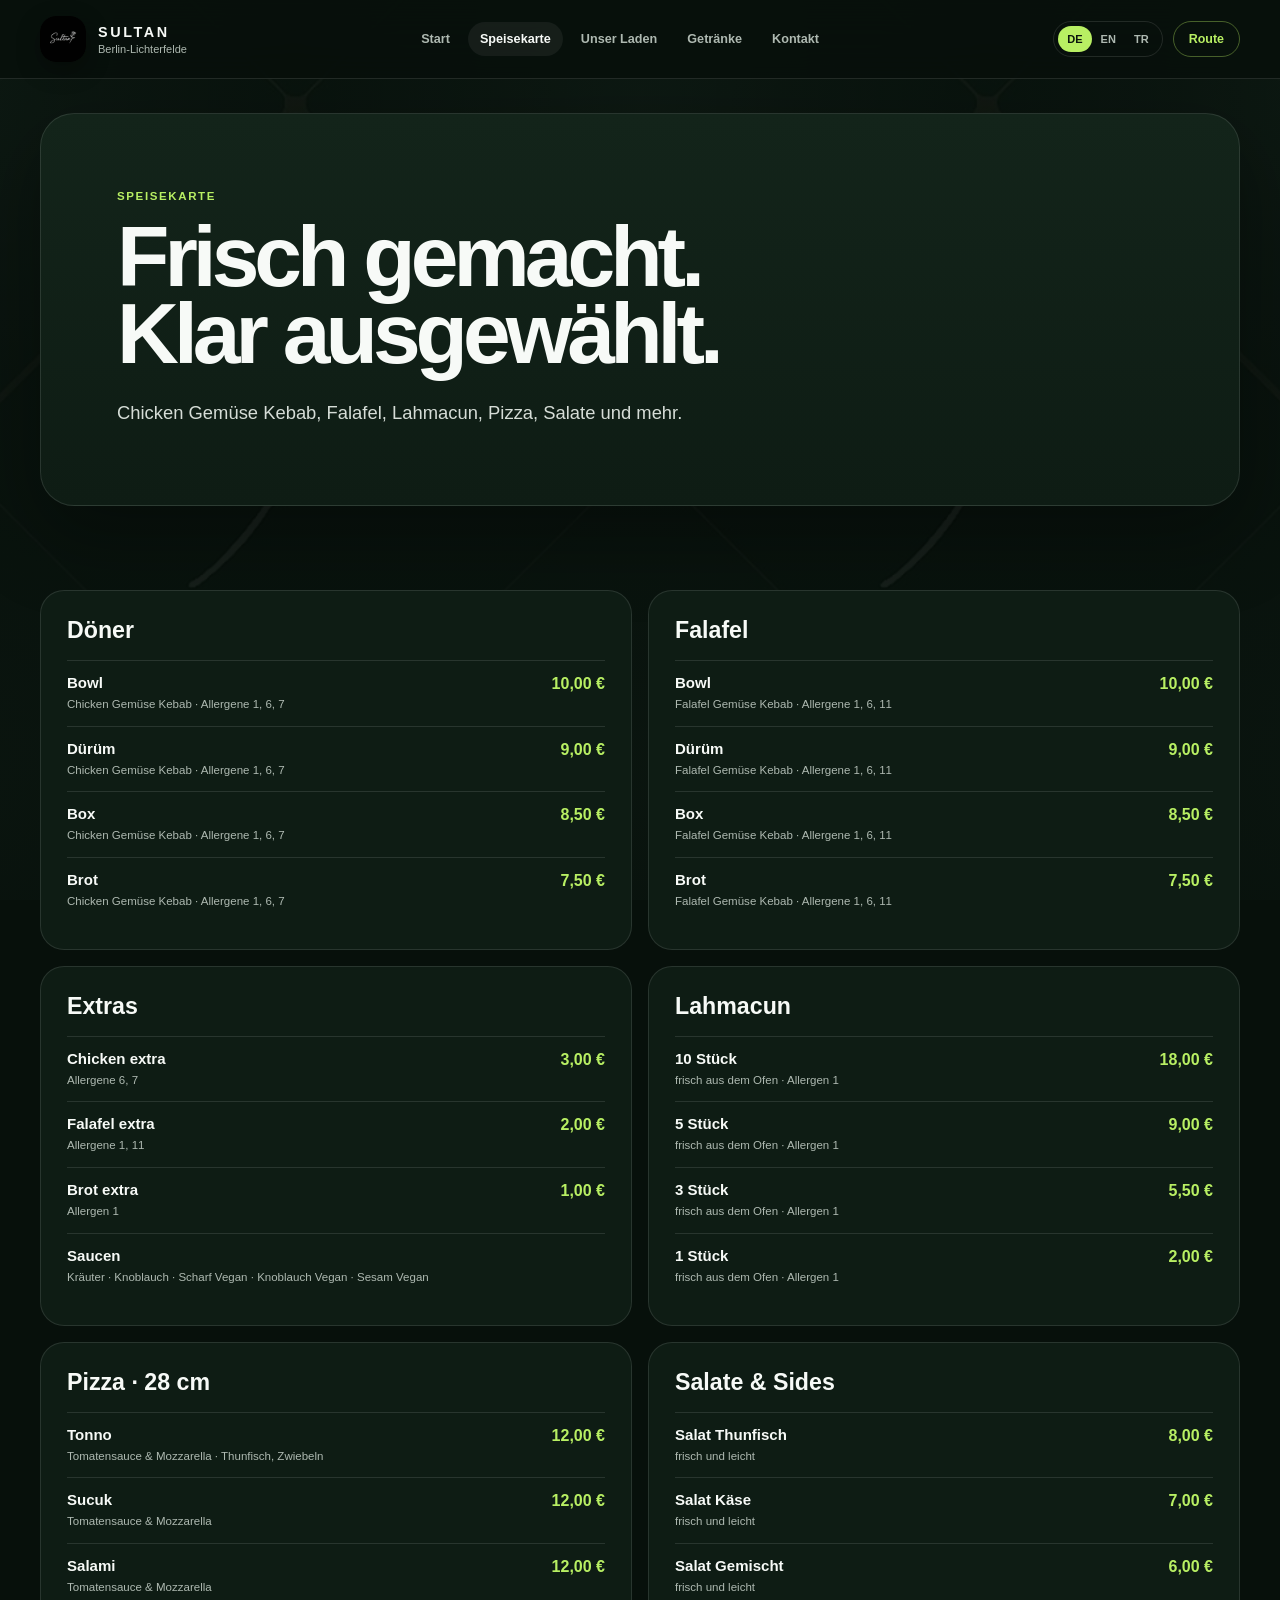
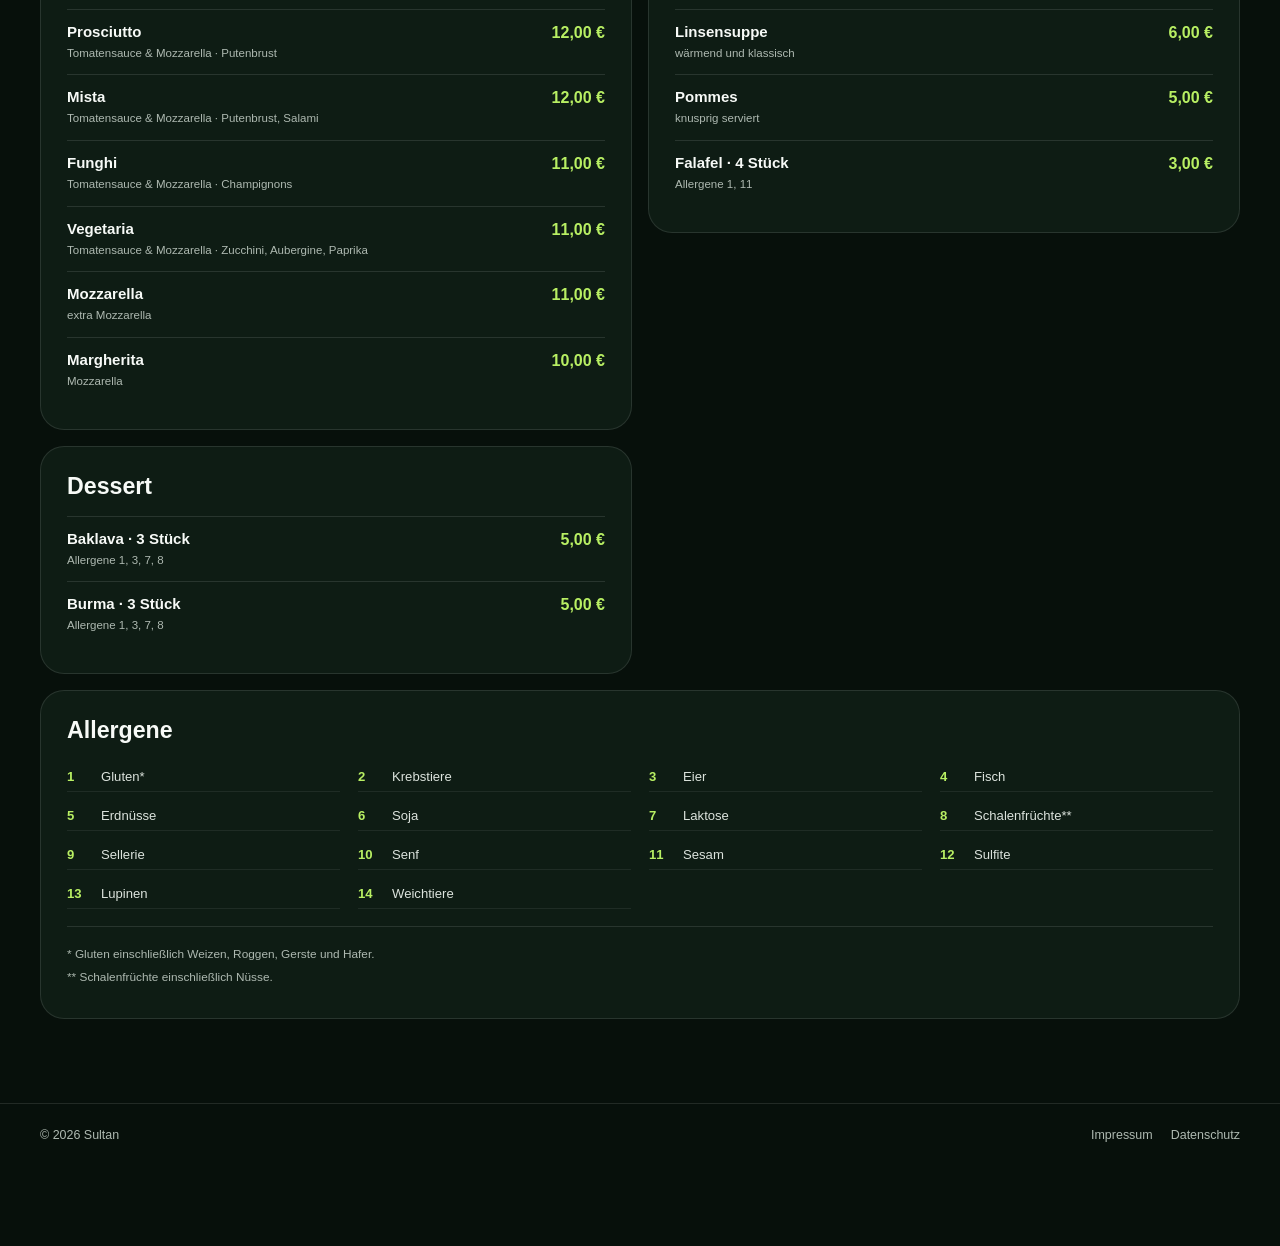
<file: speisekarte.html>
<!doctype html><html lang="de"><head><meta charset="utf-8"><meta name="viewport" content="width=device-width,initial-scale=1,viewport-fit=cover"><title>Speisekarte | Sultan Berlin</title><meta name="description" content="Die Speisekarte von Sultan in Berlin-Lichterfelde."><meta name="theme-color" content="#07100b"><meta name="robots" content="index,follow"><meta property="og:type" content="website"><meta property="og:image" content="assets/logo.png"><link rel="icon" href="assets/logo.png"><link rel="stylesheet" href="css/site.css"></head><body data-page="menu">
<a class="skip" href="#main" data-i18n="skip">Zum Inhalt</a>
<header class="header"><div class="shell header-row">
<a class="brand" href="index.html"><img src="assets/logo.png" alt="Sultan Logo"><span class="brand-copy"><strong>SULTAN</strong><small>Berlin-Lichterfelde</small></span></a>
<nav class="nav" aria-label="Hauptnavigation">
<a href="index.html" data-nav="home" data-i18n="navHome">Start</a><a href="speisekarte.html" data-nav="menu" data-i18n="navMenu">Speisekarte</a><a href="unser-laden.html" data-nav="store" data-i18n="navStore">Unser Laden</a><a href="getraenke.html" data-nav="drinks" data-i18n="navDrinks">Getränke</a><a href="kontakt.html" data-nav="contact" data-i18n="navContact">Kontakt</a>
</nav><button class="mobile-menu-toggle" type="button" aria-controls="mobile-menu-panel" aria-expanded="false" aria-label="Navigation öffnen"><span></span><span></span><span></span></button><div class="tools"><div class="langs"><button class="lang active" data-lang="de">DE</button><button class="lang" data-lang="en">EN</button><button class="lang" data-lang="tr">TR</button></div><a class="route-top" href="https://maps.app.goo.gl/y7zSkoH2pAdZXcuH6?g_st=ic" target="_blank" rel="noopener" data-i18n="route">Route</a></div>
</div></header><nav class="mobile-menu-panel" id="mobile-menu-panel" aria-label="Mobile Hauptnavigation" aria-hidden="true">
<a href="index.html" data-nav="home" data-i18n="navHome">Start</a><a href="speisekarte.html" data-nav="menu" data-i18n="navMenu">Speisekarte</a><a href="unser-laden.html" data-nav="store" data-i18n="navStore">Unser Laden</a><a href="getraenke.html" data-nav="drinks" data-i18n="navDrinks">Getränke</a><a href="kontakt.html" data-nav="contact" data-i18n="navContact">Kontakt</a>
</nav><main id="main"><section class="page-hero shell"><div class="card"><p class="eyebrow" data-i18n="menuEyebrow">Speisekarte</p><h1 data-i18n="menuPageTitle">Frisch gemacht.<br>Klar ausgewählt.</h1><p class="lead" data-i18n="menuPageLead">Chicken Gemüse Kebab, Falafel, Lahmacun, Pizza, Salate und mehr.</p></div></section><section class="section shell"><div class="menu-layout exact-menu" data-menu></div><p class="note" data-i18n="menuNote">Preise und Verfügbarkeit können sich ändern. Informationen zu Allergenen erhalten Sie direkt bei uns.</p></section></main><footer><div class="shell footer-row"><span>© 2026 Sultan</span><nav><a href="impressum.html" data-i18n="imprint">Impressum</a><a href="datenschutz.html" data-i18n="privacy">Datenschutz</a></nav></div></footer>
<nav class="mobile" aria-label="Schnellzugriff"><a href="speisekarte.html"><b>☰</b><span data-i18n="dockMenu">Menü</span></a><a href="https://maps.app.goo.gl/y7zSkoH2pAdZXcuH6?g_st=ic" target="_blank" rel="noopener"><b>⌖</b><span data-i18n="dockRoute">Route</span></a><a href="tel:+4917632518597"><b>☎</b><span data-i18n="dockCall">Anrufen</span></a><a href="https://www.instagram.com/sultan.official.content/" target="_blank" rel="noopener"><b class="dock-brand"><img src="assets/social/instagram.svg" alt=""></b><span>Instagram</span></a><a href="https://www.tiktok.com/@sultan.official.content" target="_blank" rel="noopener"><b class="dock-brand"><img src="assets/social/tiktok.svg" alt=""></b><span>TikTok</span></a><a href="https://www.youtube.com/@sultan.official.content" target="_blank" rel="noopener"><b class="dock-brand"><img src="assets/social/youtube.svg" alt=""></b><span>YouTube</span></a></nav><script src="js/site.js"></script></body></html>
</file>
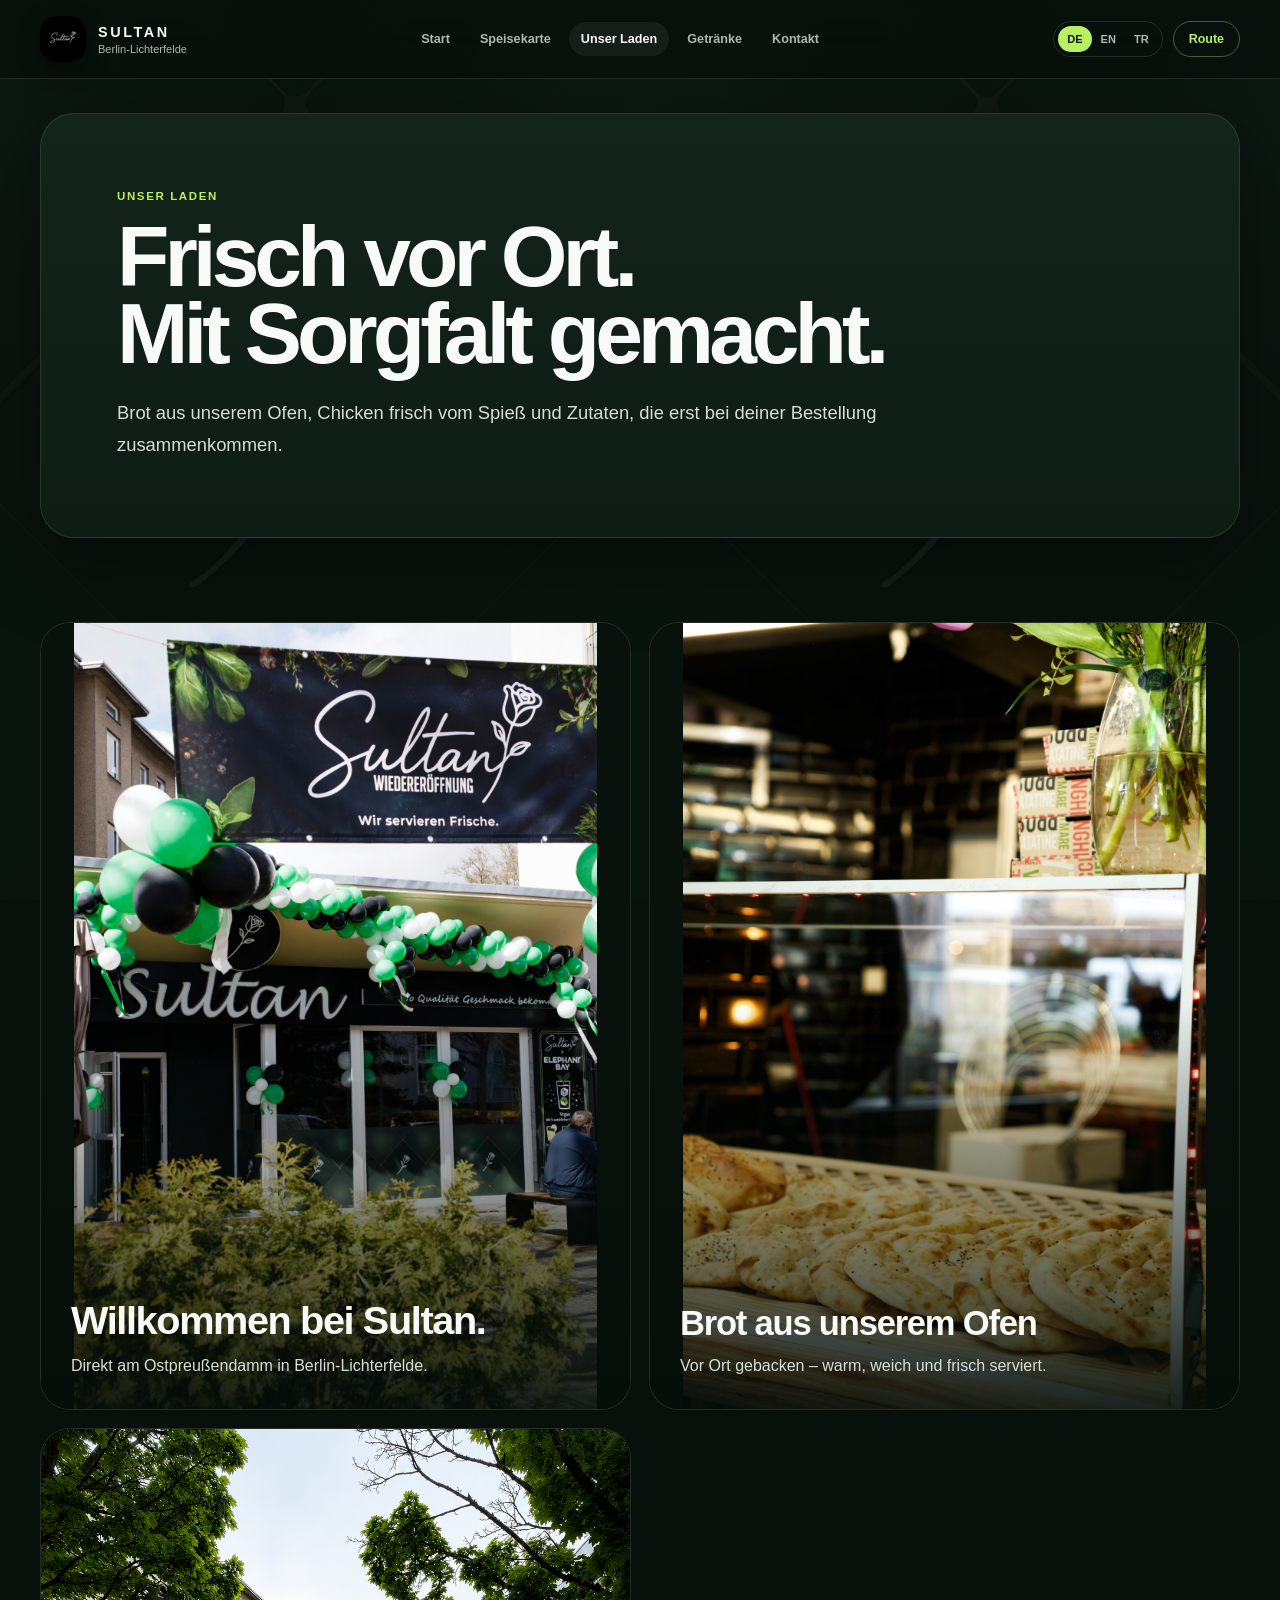
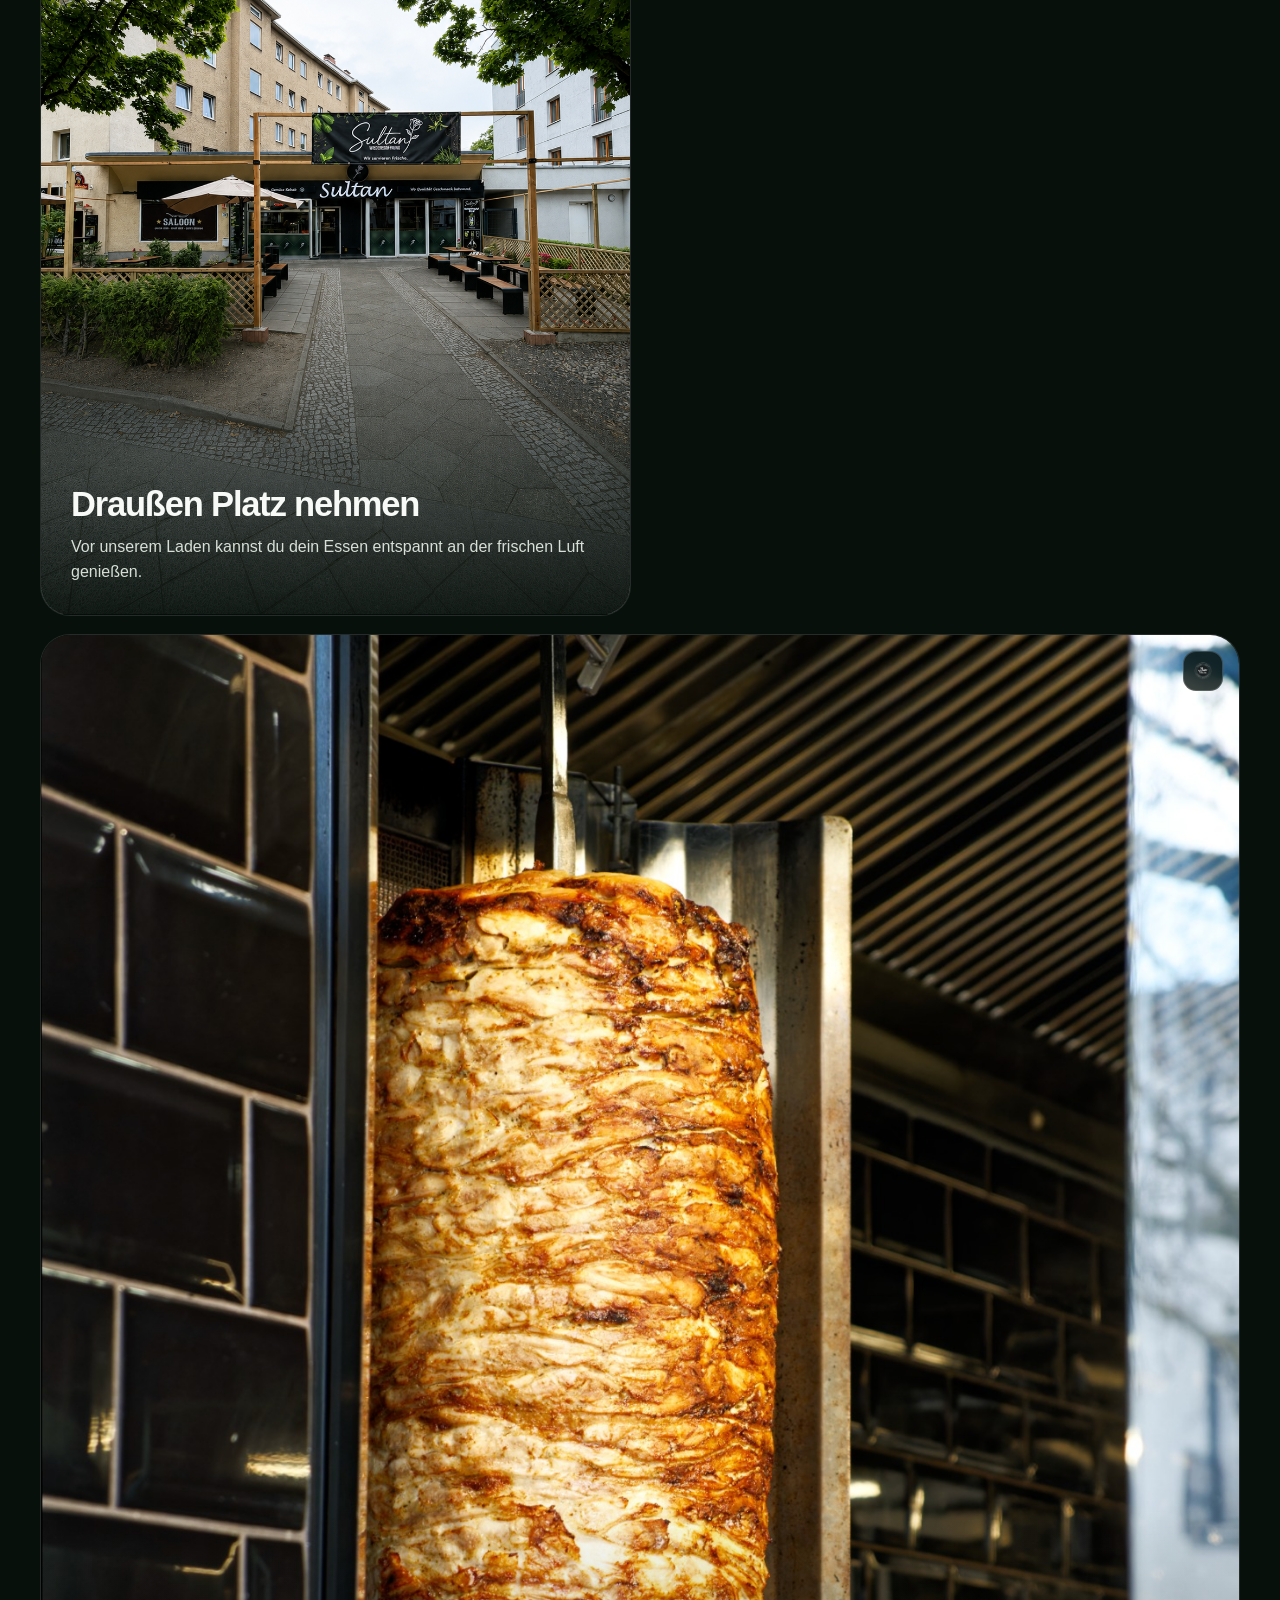
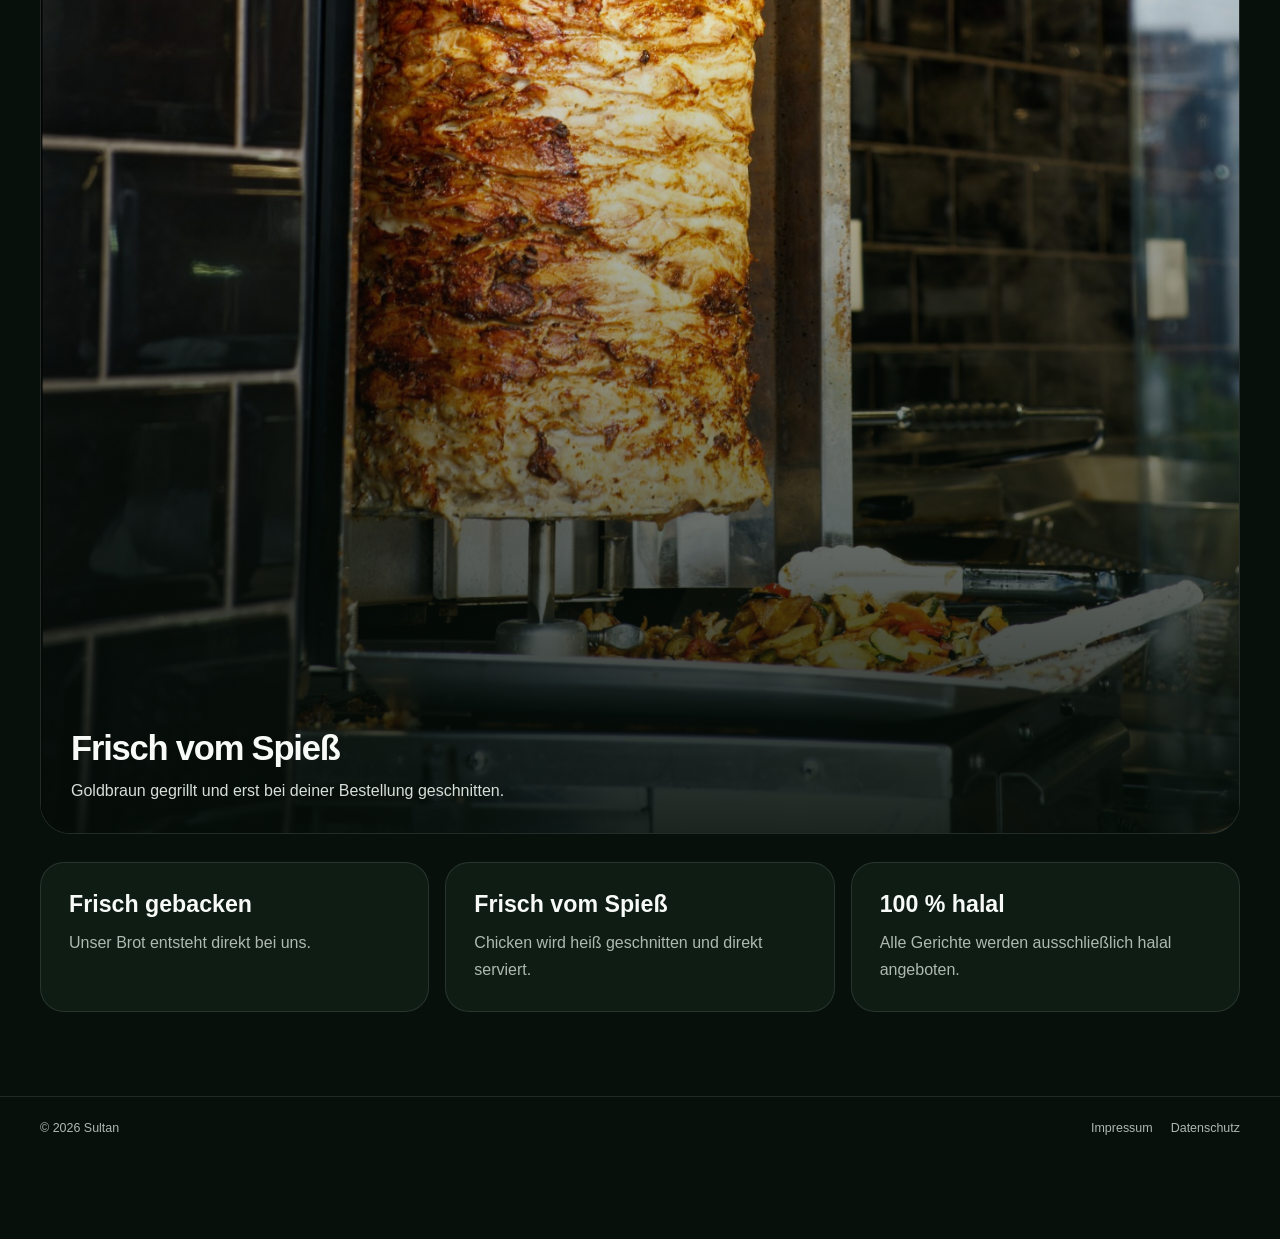
<file: unser-laden.html>
<!doctype html><html lang="de"><head><meta charset="utf-8"><meta name="viewport" content="width=device-width,initial-scale=1,viewport-fit=cover"><title>Unser Laden | Sultan Berlin</title><meta name="description" content="Mehr über Sultan Gemüse Kebab in Berlin-Lichterfelde."><meta name="theme-color" content="#07100b"><meta name="robots" content="index,follow"><meta property="og:type" content="website"><meta property="og:image" content="assets/photos/sultan-outdoor-area.png"><link rel="icon" href="assets/logo.png"><link rel="stylesheet" href="css/site.css"></head><body data-page="store">
<a class="skip" href="#main" data-i18n="skip">Zum Inhalt</a>
<header class="header"><div class="shell header-row">
<a class="brand" href="index.html"><img src="assets/logo.png" alt="Sultan Logo"><span class="brand-copy"><strong>SULTAN</strong><small>Berlin-Lichterfelde</small></span></a>
<nav class="nav" aria-label="Hauptnavigation">
<a href="index.html" data-nav="home" data-i18n="navHome">Start</a><a href="speisekarte.html" data-nav="menu" data-i18n="navMenu">Speisekarte</a><a href="unser-laden.html" data-nav="store" data-i18n="navStore">Unser Laden</a><a href="getraenke.html" data-nav="drinks" data-i18n="navDrinks">Getränke</a><a href="kontakt.html" data-nav="contact" data-i18n="navContact">Kontakt</a>
</nav><button class="mobile-menu-toggle" type="button" aria-controls="mobile-menu-panel" aria-expanded="false" aria-label="Navigation öffnen"><span></span><span></span><span></span></button><div class="tools"><div class="langs"><button class="lang active" data-lang="de">DE</button><button class="lang" data-lang="en">EN</button><button class="lang" data-lang="tr">TR</button></div><a class="route-top" href="https://maps.app.goo.gl/y7zSkoH2pAdZXcuH6?g_st=ic" target="_blank" rel="noopener" data-i18n="route">Route</a></div>
</div></header><nav class="mobile-menu-panel" id="mobile-menu-panel" aria-label="Mobile Hauptnavigation" aria-hidden="true">
<a href="index.html" data-nav="home" data-i18n="navHome">Start</a><a href="speisekarte.html" data-nav="menu" data-i18n="navMenu">Speisekarte</a><a href="unser-laden.html" data-nav="store" data-i18n="navStore">Unser Laden</a><a href="getraenke.html" data-nav="drinks" data-i18n="navDrinks">Getränke</a><a href="kontakt.html" data-nav="contact" data-i18n="navContact">Kontakt</a>
</nav><main id="main">
<section class="page-hero shell store-intro"><div class="card"><p class="eyebrow" data-i18n="storeEyebrow">Unser Laden</p><h1 data-i18n="storePageTitle">Frisch vor Ort.<br>Mit Sorgfalt gemacht.</h1><p class="lead" data-i18n="storePageLead">Brot aus unserem Ofen, Chicken frisch vom Spieß und Zutaten, die erst bei deiner Bestellung zusammenkommen.</p></div></section>
<section class="section shell store-gallery store-gallery-v15">
  <article class="store-feature store-card-standard store-feature-arrival">
    <picture><img src="assets/photos/sultan-outdoor-area.png" alt="Sultan mit Außenbereich in Berlin-Lichterfelde" loading="eager"></picture>
    <div class="store-caption"><h2 data-i18n="storeWelcomeTitle">Willkommen bei Sultan.</h2><p data-i18n="storeWelcomeText">Direkt am Ostpreußendamm in Berlin-Lichterfelde.</p></div>
  </article>
  <article class="store-feature store-card-standard">
    <picture><img src="assets/photos/fresh-bread.png" alt="Frisch gebackenes Brot bei Sultan" loading="lazy"></picture>
    <div class="store-caption"><h2 data-i18n="storeBreadTitle">Brot aus unserem Ofen</h2><p data-i18n="storeBreadText">Vor Ort gebacken – warm, weich und frisch serviert.</p></div>
  </article>
  <article class="store-feature store-card-standard">
    <picture><img src="assets/photos/sultan-seating-area.png" alt="Sitzplätze im Außenbereich von Sultan" loading="lazy"></picture>
    <div class="store-caption"><h2 data-i18n="storeTerraceTitle">Draußen Platz nehmen</h2><p data-i18n="storeTerraceText">Vor unserem Laden kannst du dein Essen entspannt an der frischen Luft genießen.</p></div>
  </article>
  <article class="store-feature store-feature-spit-v15">
    <picture><img src="assets/photos/chicken-spit.png" alt="Goldbraun gegrillter Chicken-Spieß bei Sultan" loading="lazy"></picture>
    <div class="store-caption"><h2 data-i18n="storeSpitTitle">Frisch vom Spieß</h2><p data-i18n="storeSpitText">Goldbraun gegrillt und erst bei deiner Bestellung geschnitten.</p></div>
    <img class="halal-corner" src="assets/halal.png" alt="100 Prozent Halal">
  </article>
</section>
<section class="section shell store-summary"><div class="content-grid"><article class="text-card"><h2 data-i18n="storeCard1Title">Frisch gebacken</h2><p data-i18n="storeCard1Text">Unser Brot entsteht direkt bei uns.</p></article><article class="text-card"><h2 data-i18n="storeCard2Title">Frisch vom Spieß</h2><p data-i18n="storeCard2Text">Chicken wird heiß geschnitten und direkt serviert.</p></article><article class="text-card"><h2 data-i18n="storeCard3Title">100 % halal</h2><p data-i18n="storeCard3Text">Alle Gerichte werden ausschließlich halal angeboten.</p></article></div></section>
</main><footer><div class="shell footer-row"><span>© 2026 Sultan</span><nav><a href="impressum.html" data-i18n="imprint">Impressum</a><a href="datenschutz.html" data-i18n="privacy">Datenschutz</a></nav></div></footer>
<nav class="mobile" aria-label="Schnellzugriff"><a href="speisekarte.html"><b>☰</b><span data-i18n="dockMenu">Menü</span></a><a href="https://maps.app.goo.gl/y7zSkoH2pAdZXcuH6?g_st=ic" target="_blank" rel="noopener"><b>⌖</b><span data-i18n="dockRoute">Route</span></a><a href="tel:+4917632518597"><b>☎</b><span data-i18n="dockCall">Anrufen</span></a><a href="https://www.instagram.com/sultan.official.content/" target="_blank" rel="noopener"><b class="dock-brand"><img src="assets/social/instagram.svg" alt=""></b><span>Instagram</span></a><a href="https://www.tiktok.com/@sultan.official.content" target="_blank" rel="noopener"><b class="dock-brand"><img src="assets/social/tiktok.svg" alt=""></b><span>TikTok</span></a><a href="https://www.youtube.com/@sultan.official.content" target="_blank" rel="noopener"><b class="dock-brand"><img src="assets/social/youtube.svg" alt=""></b><span>YouTube</span></a></nav><script src="js/site.js"></script></body></html>
</file>
<file: css/site.css>
:root{--bg:#07100b;--bg2:#0a1610;--card:#0e1c14;--card2:#13241a;--text:#f7faf7;--muted:#aeb9b1;--line:rgba(255,255,255,.11);--green:#b8ef63;--green2:#9fda4a;--ink:#0b160e;--radius:28px;--radius-sm:18px;--max:1200px;--shadow:0 28px 80px rgba(0,0,0,.34)}
*{box-sizing:border-box}html{scroll-behavior:smooth}body{margin:0;background:var(--bg);color:var(--text);font-family:Inter,-apple-system,BlinkMacSystemFont,"Segoe UI",Arial,sans-serif;-webkit-font-smoothing:antialiased}body::before{content:"";position:fixed;inset:0;z-index:-2;background:radial-gradient(circle at 86% 4%,rgba(184,239,99,.13),transparent 28%),linear-gradient(180deg,#08130d,#07100b 42%)}a{color:inherit;text-decoration:none}img{display:block;max-width:100%}button{font:inherit}.shell{width:min(var(--max),calc(100% - 40px));margin:auto}.skip{position:absolute;left:-9999px}.skip:focus{left:15px;top:15px;z-index:1000;background:#fff;color:#000;padding:12px 16px;border-radius:12px}
.header{position:sticky;top:0;z-index:60;background:rgba(7,16,11,.86);border-bottom:1px solid var(--line);backdrop-filter:blur(20px)}.header-row{min-height:78px;display:flex;align-items:center;justify-content:space-between;gap:20px}.brand{display:flex;align-items:center;gap:12px}.brand img{width:46px;height:46px;object-fit:contain}.brand-copy{display:flex;flex-direction:column}.brand-copy strong{font-size:.9rem;letter-spacing:.18em}.brand-copy small{margin-top:3px;color:var(--muted);font-size:.69rem}.nav{display:flex;align-items:center;gap:6px}.nav a{padding:10px 12px;border-radius:999px;color:var(--muted);font-size:.79rem;font-weight:760}.nav a:hover,.nav a.active{color:var(--text);background:rgba(255,255,255,.06)}.tools{display:flex;align-items:center;gap:10px}.langs{display:flex;padding:4px;border:1px solid var(--line);border-radius:999px}.lang{border:0;background:transparent;color:var(--muted);padding:7px 9px;border-radius:999px;font-size:.69rem;font-weight:850;cursor:pointer}.lang.active{background:var(--green);color:var(--ink)}.route-top{padding:10px 15px;border:1px solid rgba(184,239,99,.36);border-radius:999px;color:var(--green);font-size:.78rem;font-weight:800}
main{padding:34px 0 84px}.hero-premium{display:grid;grid-template-columns:1.02fr .98fr;min-height:690px;border:1px solid var(--line);border-radius:36px;overflow:hidden;background:var(--card);box-shadow:var(--shadow)}.hero-copy{padding:clamp(34px,5.5vw,72px);display:flex;flex-direction:column;justify-content:center}.eyebrow{margin:0 0 16px;color:var(--green);font-size:.72rem;font-weight:850;letter-spacing:.14em;text-transform:uppercase}.hero-premium h1,.page-hero h1{margin:0;font-size:clamp(3rem,6.7vw,6.15rem);line-height:.9;letter-spacing:-.058em;text-wrap:balance}.lead{max-width:660px;margin:25px 0 0;color:#d6ddd7;font-size:clamp(1rem,1.45vw,1.15rem);line-height:1.72}.hero-photo{position:relative;min-height:690px;overflow:hidden}.hero-photo picture,.hero-photo img{width:100%;height:100%;object-fit:cover}.hero-photo img{object-position:50% 38%}.hero-photo::after{content:"";position:absolute;inset:0;background:linear-gradient(90deg,rgba(14,28,20,.58),transparent 28%),linear-gradient(0deg,rgba(7,16,11,.3),transparent 30%)}.hero-badge{position:absolute;z-index:2;right:24px;bottom:24px;display:flex;align-items:center;gap:12px;padding:13px 15px;border:1px solid rgba(255,255,255,.18);border-radius:18px;background:rgba(7,16,11,.76);backdrop-filter:blur(14px)}.hero-badge img{width:54px;height:54px;object-fit:contain}.hero-badge strong{display:block;font-size:.92rem}.hero-badge small{display:block;margin-top:3px;color:var(--muted);font-size:.73rem}.actions{display:grid;gap:10px;margin-top:32px}.action{min-height:76px;padding:16px 18px;display:flex;align-items:center;justify-content:space-between;gap:16px;border:1px solid var(--line);border-radius:18px;background:rgba(255,255,255,.035);transition:.22s}.action:hover,.link-card:hover,.story-card:hover,.menu-block:hover{transform:translateY(-2px);border-color:rgba(184,239,99,.36)}.action.primary{background:var(--green);color:var(--ink);border-color:transparent}.action span{display:flex;flex-direction:column;gap:4px}.action strong{font-size:1rem}.action small{color:var(--muted);font-size:.78rem}.action.primary small{color:rgba(11,22,14,.68)}.mini-facts{display:flex;flex-wrap:wrap;gap:9px;margin-top:25px}.mini-facts span{padding:9px 12px;border:1px solid var(--line);border-radius:999px;color:#dce4dd;font-size:.76rem;font-weight:750}
.section{padding-top:84px}.heading{display:grid;grid-template-columns:.7fr 1.3fr;gap:26px;align-items:end;margin-bottom:25px}.heading p{margin:0;color:var(--green);font-size:.72rem;font-weight:850;letter-spacing:.13em;text-transform:uppercase}.heading h2{margin:0;font-size:clamp(2.1rem,4.5vw,4rem);line-height:.98;letter-spacing:-.045em}.gallery-feature{display:grid;grid-template-columns:1.15fr .85fr;gap:18px}.story-card{position:relative;min-height:580px;border:1px solid var(--line);border-radius:30px;overflow:hidden;background:var(--card);transition:.22s}.story-card img{width:100%;height:100%;object-fit:cover}.story-card::after{content:"";position:absolute;inset:0;background:linear-gradient(0deg,rgba(5,13,8,.9),transparent 58%)}.story-copy{position:absolute;z-index:2;left:0;right:0;bottom:0;padding:28px}.story-copy h3{margin:0;font-size:clamp(1.6rem,3vw,2.6rem);letter-spacing:-.035em}.story-copy p{max-width:520px;margin:10px 0 0;color:#d4ddd6;line-height:1.6}.story-stack{display:grid;gap:18px}.story-stack .story-card{min-height:281px}.story-stack .story-card img{object-position:center 45%}.story-stack .story-card:first-child img{object-position:center 42%}
.link-hub{display:grid;grid-template-columns:1.15fr .85fr;gap:18px}.hub-main,.hub-side{border:1px solid var(--line);border-radius:30px;background:linear-gradient(180deg,var(--card2),var(--card));padding:clamp(24px,4vw,40px)}.hub-main h2,.hub-side h2{margin:0;font-size:clamp(1.8rem,3.5vw,3rem);letter-spacing:-.035em}.grid3,.grid2{display:grid;gap:12px}.grid3{grid-template-columns:repeat(3,1fr);margin-top:24px}.grid2{grid-template-columns:repeat(2,1fr)}.link-card{min-height:92px;padding:18px;display:flex;align-items:center;justify-content:space-between;gap:16px;border:1px solid var(--line);border-radius:20px;background:rgba(255,255,255,.035);transition:.22s}.link-card span{display:flex;flex-direction:column;gap:5px}.link-card strong{font-size:.98rem}.link-card small{color:var(--muted);font-size:.75rem;line-height:1.4}.hub-side .actions{margin-top:22px}
.location-wrap{display:grid;grid-template-columns:.78fr 1.22fr;gap:18px}.location-card{padding:clamp(26px,4vw,42px);border:1px solid var(--line);border-radius:30px;background:var(--card)}.location-card h2{margin:0;font-size:clamp(2rem,4vw,3.5rem);letter-spacing:-.04em}.location-card address{margin-top:24px;font-style:normal;color:#dce4dd;line-height:1.7}.location-card .action{margin-top:24px}.map-frame{position:relative;min-height:470px;border:1px solid var(--line);border-radius:30px;overflow:hidden;background:#d9ddd8}.map-frame iframe{width:100%;height:100%;min-height:470px;border:0;filter:saturate(.78) contrast(1.02)}.map-overlay{position:absolute;inset:0;display:flex;align-items:flex-end;padding:18px;pointer-events:none}.map-overlay a{pointer-events:auto;margin-left:auto;padding:13px 16px;border-radius:15px;background:rgba(7,16,11,.88);border:1px solid rgba(255,255,255,.18);font-weight:800;font-size:.82rem}
.page-hero>.card{padding:clamp(34px,6vw,76px);border:1px solid var(--line);border-radius:34px;background:linear-gradient(180deg,var(--card2),var(--card));box-shadow:var(--shadow)}.page-hero .lead{max-width:760px}.photo-banner{margin-top:22px;min-height:520px;border:1px solid var(--line);border-radius:30px;overflow:hidden}.photo-banner img{width:100%;height:520px;object-fit:cover}.photo-banner.facade img{object-position:center 45%}.content-grid{display:grid;grid-template-columns:repeat(3,1fr);gap:16px}.text-card{padding:28px;border:1px solid var(--line);border-radius:24px;background:var(--card)}.text-card h2{margin:0;font-size:1.45rem}.text-card p{margin:12px 0 0;color:var(--muted);line-height:1.65}.craft-grid{display:grid;grid-template-columns:1fr 1fr;gap:18px}.craft-card{position:relative;min-height:560px;border:1px solid var(--line);border-radius:30px;overflow:hidden}.craft-card img{width:100%;height:100%;object-fit:cover}.craft-card .story-copy{background:linear-gradient(0deg,rgba(5,13,8,.86),transparent)}
.menu-layout{display:grid;grid-template-columns:repeat(2,1fr);gap:16px}.menu-block{padding:26px;border:1px solid var(--line);border-radius:24px;background:var(--card);transition:.22s}.menu-block h2{margin:0 0 16px;font-size:1.45rem}.menu-item{display:flex;justify-content:space-between;gap:18px;padding:13px 0;border-top:1px solid var(--line)}.menu-item strong{font-size:.94rem}.price{white-space:nowrap;color:var(--green);font-weight:800}.note{margin:22px 0 0;color:var(--muted);font-size:.8rem;line-height:1.6}.drink-feature{display:grid;grid-template-columns:1fr 1fr;overflow:hidden;border:1px solid var(--line);border-radius:30px;background:var(--card)}.poster img{width:100%;height:100%;min-height:520px;object-fit:cover}.drink-copy{padding:clamp(28px,5vw,58px);display:flex;flex-direction:column;justify-content:center}.drink-copy h2{margin:0;font-size:clamp(2rem,4vw,3.7rem);letter-spacing:-.04em}.contact-grid{display:grid;grid-template-columns:.8fr 1.2fr;gap:18px}.contact-card{padding:30px;border:1px solid var(--line);border-radius:26px;background:var(--card)}.contact-card h2{margin:0 0 20px}.contact-row{padding:16px 0;border-top:1px solid var(--line)}.contact-row small{display:block;color:var(--muted);margin-bottom:7px}.contact-row a,.contact-row strong{line-height:1.55}.map-cta{display:flex;flex-direction:column;justify-content:space-between}.map-cta p{color:var(--muted);line-height:1.65}.map-button{display:flex;justify-content:space-between;gap:14px;padding:16px 18px;border-radius:17px;background:var(--green);color:var(--ink);font-weight:850}.legal{max-width:900px}.legal article{padding:clamp(24px,4vw,42px);border:1px solid var(--line);border-radius:26px;background:var(--card)}.legal article h2{margin:30px 0 10px;font-size:1.25rem}.legal article h2:first-child{margin-top:0}.legal article p{margin:0;color:#cbd4cd;line-height:1.75}.legal article a{color:var(--green)}
footer{border-top:1px solid var(--line);padding:24px 0 104px;color:var(--muted);font-size:.78rem}.footer-row{display:flex;justify-content:space-between;gap:20px}.footer-row nav{display:flex;gap:18px}.mobile{display:none}
@media(max-width:980px){.nav{display:none}.hero-premium{grid-template-columns:1fr}.hero-photo{min-height:550px;order:-1}.hero-copy{padding:38px}.heading{grid-template-columns:1fr}.gallery-feature,.link-hub,.location-wrap,.contact-grid,.drink-feature{grid-template-columns:1fr}.story-card{min-height:520px}.story-stack{grid-template-columns:1fr 1fr}.story-stack .story-card{min-height:360px}.content-grid{grid-template-columns:1fr 1fr}.map-frame{min-height:430px}.map-frame iframe{min-height:430px}}
@media(max-width:700px){.shell{width:min(100% - 24px,var(--max))}.header-row{min-height:68px}.brand img{width:39px;height:39px}.brand-copy small{display:none}.route-top{display:none}.lang{padding:7px 8px}.tools{gap:6px}main{padding-top:18px}.hero-premium{border-radius:25px;min-height:auto}.hero-photo{min-height:430px}.hero-photo img{object-position:center 40%}.hero-copy{padding:28px 22px 26px}.hero-premium h1,.page-hero h1{font-size:clamp(2.7rem,14vw,4.2rem)}.lead{margin-top:18px;line-height:1.62}.actions{margin-top:24px}.action{min-height:70px;padding:14px 15px}.hero-badge{right:14px;bottom:14px}.hero-badge img{width:45px;height:45px}.section{padding-top:62px}.heading{margin-bottom:18px}.heading h2{font-size:2.35rem}.gallery-feature{grid-template-columns:1fr}.story-card{min-height:470px;border-radius:24px}.story-stack{grid-template-columns:1fr}.story-stack .story-card{min-height:390px}.story-copy{padding:22px}.grid3,.grid2,.content-grid,.craft-grid,.menu-layout{grid-template-columns:1fr}.hub-main,.hub-side,.location-card{border-radius:24px;padding:23px}.location-wrap{gap:14px}.map-frame,.map-frame iframe{min-height:390px;border-radius:24px}.page-hero>.card{padding:30px 22px;border-radius:25px}.photo-banner,.photo-banner img{height:410px;min-height:410px}.photo-banner.facade img{object-position:center 40%}.craft-card{min-height:470px}.poster img{min-height:430px}.contact-card{padding:23px}.footer-row{flex-direction:column;align-items:flex-start}.mobile{position:fixed;z-index:80;left:10px;right:10px;bottom:10px;display:grid;grid-template-columns:repeat(4,1fr);padding:7px;border:1px solid var(--line);border-radius:20px;background:rgba(8,17,12,.94);box-shadow:0 15px 50px rgba(0,0,0,.5);backdrop-filter:blur(18px)}.mobile a{min-height:51px;display:flex;flex-direction:column;align-items:center;justify-content:center;gap:3px;border-radius:14px;color:var(--muted);font-size:.65rem;font-weight:750}.mobile a:hover{background:rgba(255,255,255,.06);color:var(--text)}.mobile b{font-size:1rem;color:var(--green)}footer{padding-bottom:96px}}
@media(prefers-reduced-motion:reduce){*{scroll-behavior:auto!important;transition:none!important}}

/* Premium v7 refinements */
body{background-color:var(--bg)}
body::before{background-image:linear-gradient(rgba(7,16,11,.90),rgba(7,16,11,.96)),url('../assets/background.webp'),radial-gradient(circle at 86% 4%,rgba(184,239,99,.13),transparent 28%);background-size:auto,cover,auto;background-position:center top,center top,center;background-repeat:no-repeat,no-repeat,no-repeat;background-attachment:fixed,fixed,fixed}
.hub-intro{max-width:760px;margin:16px 0 0;color:#cbd5cd;line-height:1.72}
.store-showcase{display:grid;grid-template-columns:1.18fr .82fr;gap:0;border:1px solid var(--line);border-radius:30px;overflow:hidden;background:var(--card);box-shadow:var(--shadow)}
.store-image{min-height:540px;background:#0a130d;display:flex;align-items:center;justify-content:center;overflow:hidden}
.store-image picture{width:100%;height:100%;display:block}
.store-image img{width:100%;height:100%;min-height:540px;object-fit:contain;object-position:center;background:#0a130d}
.store-copy{padding:clamp(30px,5vw,58px);display:flex;flex-direction:column;justify-content:center}
.store-copy h2{margin:0;font-size:clamp(2.15rem,4.5vw,4rem);line-height:.98;letter-spacing:-.045em}
.store-copy>p:not(.eyebrow){margin:20px 0 0;color:#cbd5cd;line-height:1.72}
.map-frame iframe{filter:saturate(.82) contrast(1.03)}
.photo-banner.facade{background:#09120c}.photo-banner.facade img{object-fit:contain;object-position:center;background:#09120c}
@media (max-width:900px){.store-showcase{grid-template-columns:1fr}.store-image,.store-image img{min-height:430px}.store-copy{padding:30px}.location-wrap{grid-template-columns:1fr}.map-frame,.map-frame iframe{min-height:410px}}
@media (max-width:700px){body::before{background-attachment:scroll,scroll,scroll;background-size:auto 760px,auto 760px,auto}.hero-premium{min-height:auto}.hero-photo{min-height:520px}.hero-photo img{object-position:50% 38%}.gallery-feature{grid-template-columns:1fr}.story-card{min-height:470px}.story-stack{grid-template-columns:1fr 1fr}.story-stack .story-card{min-height:310px}.link-hub{grid-template-columns:1fr}.grid3{grid-template-columns:1fr}.store-image,.store-image img{min-height:360px}.store-image img{object-fit:contain}.section{padding-top:64px}.heading{grid-template-columns:1fr;gap:10px}.location-card{padding:26px}.map-frame,.map-frame iframe{min-height:360px}}
@media (max-width:520px){.story-stack{grid-template-columns:1fr}.story-stack .story-card{min-height:340px}.store-image,.store-image img{min-height:320px}.map-overlay{padding:12px}.map-overlay a{font-size:.74rem;padding:11px 13px}}

/* V8: reduced homepage, image-led store page */
.brand img{border-radius:14px;background:rgba(255,255,255,.04);box-shadow:0 8px 24px rgba(0,0,0,.28)}
.compact-section{padding-top:64px}.location-section{padding-top:72px}
.store-gallery{display:grid;gap:18px}.store-feature{position:relative;overflow:hidden;border:1px solid var(--line);border-radius:30px;background:var(--card);min-height:500px}.store-feature picture,.store-feature picture img{display:block;width:100%;height:100%}.store-feature img{object-fit:cover}.store-feature-wide{min-height:620px}.store-feature-wide img{object-fit:contain;background:#09110d}.store-pair{display:grid;grid-template-columns:1fr 1fr;gap:18px}.store-pair .store-feature{min-height:560px}.store-pair .store-feature:first-child img{object-position:center 58%}.store-pair .store-feature:last-child img{object-position:center 48%}.store-feature-detail{min-height:520px}.store-feature-detail img{object-position:center 52%}.store-feature:after{content:"";position:absolute;inset:0;background:linear-gradient(0deg,rgba(5,13,8,.9),transparent 52%)}.store-caption{position:absolute;z-index:2;left:0;right:0;bottom:0;padding:28px}.store-caption h2{margin:0;font-size:clamp(1.65rem,3vw,2.7rem);letter-spacing:-.035em}.store-caption p{max-width:620px;margin:10px 0 0;color:#d7dfd8;line-height:1.58}.halal-corner{position:absolute!important;z-index:3!important;right:16px!important;top:16px!important;width:48px!important;height:48px!important;object-fit:contain!important;padding:6px;border-radius:13px;background:rgba(7,16,11,.78);border:1px solid rgba(255,255,255,.18);backdrop-filter:blur(10px)}.store-summary{padding-top:28px}
@media(max-width:980px){.store-pair{grid-template-columns:1fr}.store-feature-wide{min-height:520px}.store-pair .store-feature{min-height:500px}}
@media(max-width:700px){.compact-section{padding-top:52px}.location-section{padding-top:58px}.brand img{border-radius:12px}.store-gallery{gap:14px}.store-feature,.store-feature-wide,.store-pair .store-feature,.store-feature-detail{min-height:430px;border-radius:24px}.store-feature-wide img{object-fit:contain}.store-caption{padding:21px}.store-caption h2{font-size:1.8rem}.halal-corner{width:42px!important;height:42px!important;right:12px!important;top:12px!important}.location-wrap{grid-template-columns:1fr}.map-frame,.map-frame iframe{min-height:330px}}

/* V9 final refinements */
.brand img{border-radius:16px;overflow:hidden}
.home-hub{align-items:stretch}.warm-panel{background:linear-gradient(145deg,rgba(184,239,99,.12),rgba(255,255,255,.025)),var(--card)}
.social-grid{margin-top:24px}.link-card.social{position:relative;display:grid;grid-template-columns:auto 1fr auto;align-items:center;gap:13px;overflow:hidden}.social-icon{display:grid;place-items:center;width:42px;height:42px;border-radius:13px;font-size:1.15rem;font-weight:900;background:rgba(255,255,255,.08)}.link-card.instagram .social-icon{background:linear-gradient(135deg,#833ab4,#fd1d1d,#fcb045)}.link-card.tiktok .social-icon{background:linear-gradient(135deg,#25f4ee,#111 48%,#fe2c55)}.link-card.youtube .social-icon{background:#ff0033}.link-card.social:hover{transform:translateY(-2px)}
.compact-map,.compact-map iframe{min-height:360px}
.refined-store{grid-template-columns:repeat(2,minmax(0,1fr));align-items:stretch}.refined-store .store-feature{min-height:470px}.refined-store .store-feature-facade{min-height:470px}.refined-store .store-feature-facade img{object-fit:contain;object-position:center;background:#09110d}.refined-store .store-feature:nth-child(2) img{object-position:center 58%}.refined-store .store-feature:nth-child(3) img{object-position:center 48%}.refined-store .store-feature:nth-child(4) img{object-position:center 52%}.refined-store .halal-corner{width:38px!important;height:38px!important;padding:5px;right:13px!important;top:13px!important;border-radius:11px}
.exact-menu .menu-block{align-self:start}.menu-copy{min-width:0}.menu-copy strong{display:block}.menu-copy small{display:block;margin-top:5px;color:var(--muted);font-size:.72rem;line-height:1.45}.exact-menu .menu-item{align-items:flex-start}.exact-menu .price{padding-top:1px}
.legal article strong{color:var(--text)}
@media(max-width:980px){.refined-store{grid-template-columns:1fr 1fr}.refined-store .store-feature,.refined-store .store-feature-facade{min-height:440px}}
@media(max-width:700px){.brand img{border-radius:13px}.social-grid{gap:10px}.link-card.social{min-height:72px}.refined-store{grid-template-columns:1fr}.refined-store .store-feature,.refined-store .store-feature-facade{min-height:400px}.refined-store .store-feature-facade img{object-fit:contain}.compact-map,.compact-map iframe{min-height:310px}.exact-menu .menu-block{padding:22px}.menu-copy small{font-size:.7rem}.home-hub .hub-main,.home-hub .hub-side{padding:24px}}


/* V10: authentic social icons, compact spit feature, structured allergens */
.social-icon{padding:0;color:#fff;overflow:hidden;isolation:isolate}.social-icon svg{width:25px;height:25px;display:block}.brand-instagram{background:radial-gradient(circle at 32% 100%,#ffd600 0 18%,#ff7a00 31%,#ff0169 55%,#d300c5 72%,#7638fa 100%)!important}.brand-youtube{background:#ff0000!important}.brand-tiktok{background:#050505!important;border:1px solid rgba(255,255,255,.14)}.brand-tiktok svg{width:27px;height:27px}.tk-shadow-c{fill:#25f4ee;transform:translate(-.45px,.35px)}.tk-shadow-r{fill:#fe2c55;transform:translate(.45px,-.15px)}.tk-main{fill:#fff}.link-card.social{min-width:0}.link-card.social>span:nth-child(2){min-width:0;display:flex;flex-direction:column;gap:5px}.link-card.social small{overflow:hidden;text-overflow:ellipsis;white-space:nowrap}
.home-spit-section{padding-top:58px}.home-spit-card{display:grid;grid-template-columns:minmax(260px,.72fr) 1.28fr;min-height:330px;overflow:hidden;border:1px solid var(--line);border-radius:28px;background:linear-gradient(145deg,rgba(184,239,99,.075),rgba(255,255,255,.018)),var(--card);box-shadow:var(--shadow)}.home-spit-image{min-height:330px;overflow:hidden;background:#09110d}.home-spit-image picture,.home-spit-image img{width:100%;height:100%;display:block}.home-spit-image img{object-fit:cover;object-position:center 52%}.home-spit-copy{padding:clamp(28px,5vw,58px);display:flex;flex-direction:column;justify-content:center}.home-spit-copy h2{max-width:680px;margin:0;font-size:clamp(2rem,4.4vw,3.9rem);line-height:1;letter-spacing:-.045em}.home-spit-copy>p:not(.eyebrow){max-width:620px;margin:18px 0 0;color:#cbd5cd;line-height:1.65}.text-link{width:max-content;margin-top:24px;color:var(--green);font-size:.86rem;font-weight:850}
.exact-menu{grid-template-columns:repeat(2,minmax(0,1fr));align-items:start}.exact-menu .menu-block{width:100%;min-width:0}.exact-menu .menu-item{display:grid;grid-template-columns:minmax(0,1fr) auto;column-gap:18px}.exact-menu .price{min-width:74px;text-align:right;font-variant-numeric:tabular-nums}.allergen-block{grid-column:1/-1}.allergen-grid{display:grid;grid-template-columns:repeat(4,minmax(0,1fr));gap:9px 18px;margin-top:18px}.allergen-item{display:grid;grid-template-columns:27px minmax(0,1fr);gap:7px;align-items:baseline;padding:7px 0;border-bottom:1px solid rgba(255,255,255,.07);font-size:.82rem}.allergen-item b{color:var(--green);font-variant-numeric:tabular-nums}.allergen-item span{color:#dce3dd}.allergen-notes{margin-top:17px;padding-top:14px;border-top:1px solid var(--line)}.allergen-notes p{margin:5px 0;color:var(--muted);font-size:.74rem;line-height:1.5}.note{display:none}
@media(max-width:900px){.home-spit-card{grid-template-columns:.85fr 1.15fr}.allergen-grid{grid-template-columns:repeat(3,minmax(0,1fr))}}
@media(max-width:700px){.social-icon{width:44px;height:44px;border-radius:14px}.social-icon svg{width:26px;height:26px}.home-spit-section{padding-top:48px}.home-spit-card{grid-template-columns:1fr;min-height:auto;border-radius:24px}.home-spit-image{min-height:285px}.home-spit-copy{padding:25px 22px 28px}.home-spit-copy h2{font-size:2.25rem}.exact-menu{grid-template-columns:1fr}.exact-menu .menu-item{column-gap:12px}.exact-menu .price{min-width:68px}.allergen-grid{grid-template-columns:repeat(2,minmax(0,1fr));gap:6px 12px}.allergen-item{font-size:.77rem;grid-template-columns:24px minmax(0,1fr)}}
@media(max-width:390px){.allergen-grid{grid-template-columns:1fr}.link-card.social{grid-template-columns:auto minmax(0,1fr) auto}}

/* V11: official social brand artwork and calmer store photography */
.social-icon{padding:0!important;background:transparent!important;border:0!important;overflow:visible!important}
.social-icon img{display:block;width:42px;height:42px;border-radius:13px;object-fit:contain}
.dock-brand{display:grid!important;place-items:center}
.dock-brand img{display:block;width:22px;height:22px;border-radius:6px}

/* Compact supporting images; the preparation detail remains the visual focus. */
.store-gallery{gap:16px}
.store-feature-wide{min-height:390px;max-height:390px}
.store-pair{gap:16px}
.store-pair .store-feature{min-height:390px;max-height:390px}
.store-feature-detail{min-height:540px;max-height:540px}
.store-feature-wide img{object-fit:contain;object-position:center;background:#09110d}
.store-pair .store-feature img{object-fit:cover}
.store-feature-detail img{object-fit:cover;object-position:center 52%}

@media(max-width:980px){
  .store-feature-wide,.store-pair .store-feature{min-height:350px;max-height:350px}
  .store-feature-detail{min-height:500px;max-height:500px}
}
@media(max-width:700px){
  .social-icon img{width:44px;height:44px;border-radius:14px}
  .store-gallery{gap:13px}
  .store-feature-wide,.store-pair .store-feature{min-height:310px;max-height:310px}
  .store-feature-detail{min-height:430px;max-height:430px}
  .store-caption{padding:19px}
  .store-caption h2{font-size:1.65rem}
  .store-caption p{font-size:.92rem;margin-top:7px}
}
@media(max-width:390px){
  .store-feature-wide,.store-pair .store-feature{min-height:285px;max-height:285px}
  .store-feature-detail{min-height:405px;max-height:405px}
}

/* V12: final, balanced "Unser Laden" gallery */
.store-gallery-final{grid-template-columns:repeat(2,minmax(0,1fr));gap:18px;align-items:stretch}
.store-gallery-final .store-feature{min-height:0;max-height:none}
.store-gallery-final .store-card-equal{height:470px}
.store-gallery-final .store-card-equal picture,
.store-gallery-final .store-card-equal picture img{height:100%}
.store-gallery-final .store-card-equal img{object-fit:cover;object-position:center}
.store-gallery-final .store-feature-facade img,
.store-gallery-final .store-feature-terrace img{object-fit:contain;background:#09110d}
.store-gallery-final .store-caption h2{font-size:clamp(1.85rem,2.8vw,2.8rem)}
.store-gallery-final .store-feature-facade .store-caption h2{font-size:clamp(2.15rem,3.35vw,3.25rem)}
.store-gallery-final .store-feature-juicy{grid-column:1/-1;height:auto;min-height:720px;max-height:none}
.store-gallery-final .store-feature-juicy picture,
.store-gallery-final .store-feature-juicy picture img{height:auto}
.store-gallery-final .store-feature-juicy img{width:100%;height:auto;display:block;object-fit:contain;object-position:center;background:#09110d}
.store-gallery-final .store-feature-juicy .halal-corner{width:42px!important;height:42px!important;object-fit:contain!important}
@media(max-width:980px){
  .store-gallery-final .store-card-equal{height:430px}
  .store-gallery-final .store-feature-juicy{min-height:0}
}
@media(max-width:700px){
  .store-gallery-final{grid-template-columns:1fr;gap:14px}
  .store-gallery-final .store-card-equal{height:390px}
  .store-gallery-final .store-feature-juicy{grid-column:auto;min-height:0;height:auto}
  .store-gallery-final .store-caption h2{font-size:1.8rem}
  .store-gallery-final .store-feature-facade .store-caption h2{font-size:2.05rem}
}
@media(max-width:420px){
  .store-gallery-final .store-card-equal{height:350px}
  .store-gallery-final .store-caption{padding:18px}
}

/* V14: scoped, fully visible and balanced photography on "Unser Laden" only */
.store-gallery-v14{
  grid-template-columns:repeat(2,minmax(0,1fr));
  gap:18px;
  align-items:start;
}
.store-gallery-v14 .store-feature{
  min-height:0;
  max-height:none;
}
.store-gallery-v14 .store-card-standard{
  aspect-ratio:3 / 4;
  background:#09110d;
}
.store-gallery-v14 .store-card-standard picture,
.store-gallery-v14 .store-card-standard picture img{
  width:100%;
  height:100%;
  display:block;
}
.store-gallery-v14 .store-card-standard img{
  object-fit:contain;
  object-position:center;
  background:#09110d;
}
.store-gallery-v14 .store-feature-arrival img{
  object-position:center;
}
.store-gallery-v14 .store-feature-juicy-v14{
  grid-column:1 / -1;
  background:#09110d;
}
.store-gallery-v14 .store-feature-juicy-v14 picture,
.store-gallery-v14 .store-feature-juicy-v14 picture img{
  width:100%;
  height:auto;
  display:block;
}
.store-gallery-v14 .store-feature-juicy-v14 picture img{
  object-fit:contain;
  object-position:center;
  background:#09110d;
}
.store-gallery-v14 .store-caption{
  padding:clamp(20px,2.5vw,30px);
}
.store-gallery-v14 .store-caption h2{
  font-size:clamp(1.75rem,2.7vw,2.65rem);
}
.store-gallery-v14 .store-feature-arrival .store-caption h2{
  font-size:clamp(2rem,3.1vw,3rem);
}
.store-gallery-v14 .halal-corner{
  width:40px!important;
  height:40px!important;
}
@media(max-width:760px){
  .store-gallery-v14{
    grid-template-columns:1fr;
    gap:14px;
  }
  .store-gallery-v14 .store-card-standard{
    aspect-ratio:3 / 4;
    width:100%;
  }
  .store-gallery-v14 .store-feature-juicy-v14{
    grid-column:auto;
  }
  .store-gallery-v14 .store-caption{
    padding:19px;
  }
  .store-gallery-v14 .store-caption h2,
  .store-gallery-v14 .store-feature-arrival .store-caption h2{
    font-size:1.85rem;
  }
  .store-gallery-v14 .store-caption p{
    font-size:.92rem;
    margin-top:7px;
  }
}
@media(max-width:390px){
  .store-gallery-v14 .store-caption{
    padding:17px;
  }
  .store-gallery-v14 .store-caption h2,
  .store-gallery-v14 .store-feature-arrival .store-caption h2{
    font-size:1.68rem;
  }
}


/* V15: final, chronological and uncluttered layout for "Unser Laden" only */
.store-gallery-v15{
  display:grid;
  grid-template-columns:repeat(2,minmax(0,1fr));
  gap:18px;
  align-items:start;
}
.store-gallery-v15 .store-feature{
  min-height:0;
  max-height:none;
  background:#09110d;
}
.store-gallery-v15 .store-card-standard{
  aspect-ratio:3 / 4;
}
.store-gallery-v15 .store-card-standard picture,
.store-gallery-v15 .store-card-standard picture img{
  width:100%;
  height:100%;
  display:block;
}
.store-gallery-v15 .store-card-standard img{
  object-fit:contain;
  object-position:center;
  background:#09110d;
}
.store-gallery-v15 .store-feature-spit-v15{
  grid-column:1 / -1;
  min-height:0;
}
.store-gallery-v15 .store-feature-spit-v15 picture,
.store-gallery-v15 .store-feature-spit-v15 picture img{
  width:100%;
  height:auto;
  display:block;
}
.store-gallery-v15 .store-feature-spit-v15 picture img{
  object-fit:contain;
  object-position:center;
  background:#09110d;
}
.store-gallery-v15 .store-caption{
  padding:clamp(20px,2.5vw,30px);
}
.store-gallery-v15 .store-caption h2{
  font-size:clamp(1.75rem,2.7vw,2.65rem);
}
.store-gallery-v15 .store-feature-arrival .store-caption h2{
  font-size:clamp(2rem,3.1vw,3rem);
}
.store-gallery-v15 .halal-corner{
  width:40px!important;
  height:40px!important;
  right:16px!important;
  top:16px!important;
}
@media(max-width:760px){
  .store-gallery-v15{
    grid-template-columns:1fr;
    gap:14px;
  }
  .store-gallery-v15 .store-card-standard{
    width:100%;
    aspect-ratio:3 / 4;
  }
  .store-gallery-v15 .store-feature-spit-v15{
    grid-column:auto;
  }
  .store-gallery-v15 .store-caption{
    padding:19px;
  }
  .store-gallery-v15 .store-caption h2,
  .store-gallery-v15 .store-feature-arrival .store-caption h2{
    font-size:1.85rem;
  }
  .store-gallery-v15 .store-caption p{
    font-size:.92rem;
    margin-top:7px;
  }
  .store-gallery-v15 .halal-corner{
    width:38px!important;
    height:38px!important;
    right:12px!important;
    top:12px!important;
  }
}
@media(max-width:390px){
  .store-gallery-v15 .store-caption{padding:17px}
  .store-gallery-v15 .store-caption h2,
  .store-gallery-v15 .store-feature-arrival .store-caption h2{font-size:1.68rem}
}

/* Final mobile navigation and contact hours refinement */
.mobile-menu-toggle,.mobile-menu-panel{display:none}
.opening-hours strong{display:block}
@media(max-width:980px){
  .header-row{position:relative}
  .mobile-menu-toggle{display:inline-flex;width:42px;height:42px;flex:0 0 42px;align-items:center;justify-content:center;flex-direction:column;gap:4px;border:1px solid var(--line);border-radius:14px;background:rgba(255,255,255,.035);color:var(--text);cursor:pointer}
  .mobile-menu-toggle span{display:block;width:17px;height:1.5px;border-radius:2px;background:currentColor;transition:transform .2s ease,opacity .2s ease}
  .mobile-menu-toggle[aria-expanded="true"] span:nth-child(1){transform:translateY(5.5px) rotate(45deg)}
  .mobile-menu-toggle[aria-expanded="true"] span:nth-child(2){opacity:0}
  .mobile-menu-toggle[aria-expanded="true"] span:nth-child(3){transform:translateY(-5.5px) rotate(-45deg)}
  .mobile-menu-panel{position:fixed;z-index:59;top:79px;left:20px;right:20px;display:grid;grid-template-columns:repeat(5,minmax(0,1fr));gap:6px;padding:8px;border:1px solid var(--line);border-radius:20px;background:rgba(8,17,12,.97);box-shadow:0 18px 55px rgba(0,0,0,.45);backdrop-filter:blur(20px);transform:translateY(-12px);opacity:0;visibility:hidden;pointer-events:none;transition:opacity .18s ease,transform .18s ease,visibility .18s ease}
  .mobile-menu-panel.open{transform:translateY(0);opacity:1;visibility:visible;pointer-events:auto}
  .mobile-menu-panel a{min-width:0;padding:12px 8px;border-radius:13px;color:var(--muted);font-size:.72rem;font-weight:780;text-align:center;white-space:normal;line-height:1.25}
  .mobile-menu-panel a:hover,.mobile-menu-panel a.active{background:rgba(255,255,255,.065);color:var(--text)}
}
@media(max-width:700px){
  .mobile-menu-panel{top:69px;left:12px;right:12px;grid-template-columns:repeat(3,minmax(0,1fr))}
  .mobile-menu-panel a:nth-child(4),.mobile-menu-panel a:nth-child(5){grid-column:auto}
  .mobile{display:flex;overflow-x:auto;overflow-y:hidden;grid-template-columns:none;gap:4px;scroll-snap-type:x proximity;-webkit-overflow-scrolling:touch;scrollbar-width:none}
  .mobile::-webkit-scrollbar{display:none}
  .mobile a{flex:0 0 74px;scroll-snap-align:start}
  .mobile .dock-brand{width:20px;height:20px;display:flex;align-items:center;justify-content:center}
  .mobile .dock-brand img{width:20px;height:20px;object-fit:contain}
}
@media(max-width:390px){
  .mobile-menu-panel{grid-template-columns:repeat(2,minmax(0,1fr))}
  .mobile-menu-panel a:last-child{grid-column:1/-1}
}


/* Notinsel partnership — homepage only */
.notinsel-section{padding-top:22px}
.notinsel-card{display:grid;grid-template-columns:132px minmax(0,1fr);align-items:center;gap:clamp(22px,3.5vw,42px);padding:clamp(20px,3vw,30px);border:1px solid var(--line);border-radius:28px;background:linear-gradient(135deg,rgba(19,36,26,.96),rgba(14,28,20,.96));box-shadow:0 18px 48px rgba(0,0,0,.2)}
.notinsel-mark{width:132px;aspect-ratio:1;border-radius:50%;overflow:hidden;background:#fff;box-shadow:0 12px 28px rgba(0,0,0,.24)}
.notinsel-mark img{width:100%;height:100%;object-fit:cover}
.notinsel-copy h2{margin:0;font-size:clamp(1.65rem,3vw,2.65rem);line-height:1.05;letter-spacing:-.038em}
.notinsel-copy p:last-child{max-width:760px;margin:12px 0 0;color:#d6ddd7;font-size:.98rem;line-height:1.65}
.notinsel-copy .eyebrow{margin-bottom:10px}
@media(max-width:700px){
  .notinsel-section{padding-top:14px}
  .notinsel-card{grid-template-columns:82px minmax(0,1fr);gap:17px;padding:18px;border-radius:22px}
  .notinsel-mark{width:82px}
  .notinsel-copy h2{font-size:clamp(1.25rem,5vw,1.65rem)}
  .notinsel-copy p:last-child{margin-top:8px;font-size:.88rem;line-height:1.55}
  .notinsel-copy .eyebrow{margin-bottom:7px;font-size:.64rem}
}
@media(max-width:390px){
  .notinsel-card{grid-template-columns:70px minmax(0,1fr);gap:14px;padding:15px}
  .notinsel-mark{width:70px}
  .notinsel-copy h2{font-size:1.18rem}
  .notinsel-copy p:last-child{font-size:.82rem}
}
</file>
<file: css/style.css>
:root{
  --bg:#09120d;
  --panel:rgba(7,12,10,.84);
  --panel-strong:rgba(6,10,8,.92);
  --text:#ffffff;
  --muted:#d9ddd9;
  --soft:#adbaaf;
  --line:rgba(255,255,255,.09);
  --green:#9ed63c;
  --green-strong:#bbf35a;
  --shadow:0 18px 50px rgba(0,0,0,.34);
  --shadow-strong:0 28px 90px rgba(0,0,0,.42);
  --max:1240px;
}
*{box-sizing:border-box}
html{scroll-behavior:smooth}
body{margin:0;font-family:Arial,Helvetica,sans-serif;color:var(--text);background:var(--bg);overflow-x:hidden;position:relative}
body::before{content:"";position:fixed;inset:0;z-index:-3;background:url("../background_web.png") center top/1400px auto repeat-y;opacity:1;pointer-events:none}
body::after{content:"";position:fixed;inset:0;z-index:-2;background:linear-gradient(180deg,rgba(4,6,5,.25) 0%,rgba(5,8,6,.5) 45%,rgba(5,8,6,.74) 100%),radial-gradient(circle at 15% 15%,rgba(158,214,60,.08),transparent 20%),radial-gradient(circle at 85% 18%,rgba(158,214,60,.06),transparent 20%);pointer-events:none}
img{max-width:100%;display:block} a{text-decoration:none;color:inherit} iframe{display:block;border:0;width:100%}
.container{width:min(var(--max),calc(100% - 24px));margin:0 auto}
.skip-link{position:absolute;left:-9999px}
.skip-link:focus{left:16px;top:16px;z-index:3000;padding:12px 16px;background:#111;color:#fff;border-radius:12px}
.topbar{position:sticky;top:0;z-index:2500;background:rgba(5,9,7,.72);backdrop-filter:blur(16px);border-bottom:1px solid rgba(255,255,255,.06)}
.nav{min-height:84px;display:flex;align-items:center;justify-content:space-between;gap:20px;padding:10px 0}
.brand{display:flex;align-items:center;gap:14px;min-width:0}.brand-logo{width:56px;height:56px;border-radius:16px;object-fit:cover;box-shadow:0 0 0 1px rgba(255,255,255,.06);background:#000}.brand-copy strong{display:block;font-size:20px;line-height:1.05}.brand-copy span{display:block;margin-top:4px;font-size:12px;color:var(--soft);text-transform:uppercase;letter-spacing:.8px}
.nav-links{display:flex;gap:16px;flex-wrap:wrap;justify-content:flex-end}.nav-links a{font-size:15px;color:#f1f1f1;padding:10px 0;position:relative}.nav-links a::after{content:"";position:absolute;left:0;bottom:4px;width:0;height:2px;background:var(--green-strong);transition:.22s ease}.nav-links a:hover::after,.nav-links a.is-active::after{width:100%}
main{padding-bottom:56px}
.page-hero{padding:62px 0 28px;position:relative;z-index:1}.hero-card-large{display:grid;grid-template-columns:1.05fr .95fr;gap:28px;align-items:stretch;background:linear-gradient(180deg,rgba(7,12,10,.78),rgba(7,12,10,.92));border:1px solid rgba(255,255,255,.08);border-radius:32px;padding:34px;box-shadow:var(--shadow-strong);backdrop-filter:blur(12px);overflow:hidden;position:relative}.hero-card-large::before{content:"";position:absolute;inset:0;background:radial-gradient(circle at top right,rgba(158,214,60,.14),transparent 28%),linear-gradient(180deg,rgba(255,255,255,.02),transparent);pointer-events:none}.compact-hero{grid-template-columns:1fr}
.hero-brand,.hero-side{display:flex;flex-direction:column;justify-content:center}.hero-side{gap:12px}.hero-visual{border-radius:24px;border:1px solid rgba(255,255,255,.08);box-shadow:var(--shadow);background:#000}.hero-logo{width:min(220px,62%);margin:0 auto 6px}
.eyebrow{display:inline-flex;align-items:center;padding:10px 16px;border-radius:999px;border:1px solid rgba(158,214,60,.32);background:rgba(0,0,0,.18);color:var(--green-strong);font-size:12px;font-weight:700;letter-spacing:.85px;text-transform:uppercase;margin-bottom:18px;width:max-content}
h1,h2,h3,p{margin-top:0}h1{margin-bottom:18px;font-size:clamp(34px,5vw,62px);line-height:.96;letter-spacing:-1.6px;max-width:860px;text-wrap:balance}h2{font-size:clamp(28px,4vw,44px);line-height:1.04;letter-spacing:-1px;margin-bottom:14px}h3{font-size:22px;line-height:1.15;margin-bottom:12px}.lead{margin:0 0 24px;max-width:760px;color:var(--muted);font-size:17px;line-height:1.72}
.cta-row{display:flex;gap:14px;flex-wrap:wrap}.btn{min-height:54px;padding:0 24px;border-radius:16px;display:inline-flex;align-items:center;justify-content:center;font-weight:700;transition:.22s ease;border:1px solid transparent}.btn-primary{background:linear-gradient(180deg,var(--green-strong),var(--green));color:#09110b;box-shadow:0 18px 40px rgba(158,214,60,.22)}.btn-secondary{background:rgba(0,0,0,.22);border-color:rgba(158,214,60,.36);color:var(--green-strong)}.btn:hover,.maps-link:hover{transform:translateY(-2px)}
.hero-highlights,.grid-3,.contact-grid,.menu-grid,.grid-2,.drinks-grid,.feature-split{display:grid;gap:18px}.hero-highlights{grid-template-columns:repeat(3,1fr);max-width:840px;margin-top:24px}.highlight,.mini-panel,.card,.menu-block,.info-card,.visual-card,.legal-card,.page-link,.map-card{background:linear-gradient(180deg,rgba(12,18,15,.9),rgba(8,12,10,.9));border:1px solid var(--line);border-radius:24px;box-shadow:var(--shadow);padding:22px}.highlight strong,.mini-panel strong,.page-link strong,.card h3,.menu-block h3,.info-card h3,.legal-card h3{display:block}.highlight strong{font-size:20px;margin-bottom:8px;color:var(--green-strong)}.highlight span,.mini-panel span,.page-link span,.card p,.info-card p,.legal-card p{color:var(--muted);line-height:1.7}
section{padding:24px 0}.section-head{max-width:760px;margin-bottom:18px}.kicker{margin-bottom:10px;color:var(--green-strong);text-transform:uppercase;letter-spacing:.9px;font-size:12px;font-weight:700}.grid-3{grid-template-columns:repeat(3,1fr)}.grid-2{grid-template-columns:repeat(2,1fr)}.feature-split{grid-template-columns:.95fr 1.05fr;align-items:start}.page-links{display:grid;grid-template-columns:repeat(2,1fr);gap:16px}.page-link{padding:20px 22px;transition:.22s ease}.page-link:hover{border-color:rgba(158,214,60,.4);transform:translateY(-2px)}
.value-row,.pill-row,.social-row{display:flex;flex-wrap:wrap;gap:10px}.pill{display:inline-flex;align-items:center;justify-content:center;border-radius:999px;padding:10px 14px;border:1px solid rgba(158,214,60,.26);background:rgba(0,0,0,.18);color:var(--green-strong);font-size:14px;font-weight:700}
.visual-card{padding:16px;overflow:hidden}.visual-card img{width:100%;height:100%;object-fit:cover;border-radius:18px}.caption{margin-top:12px;color:var(--soft);font-size:14px;line-height:1.6}.logo-panel{display:flex;flex-direction:column;justify-content:center}.logo-panel img{object-fit:contain;background:#000;min-height:260px;padding:20px}
.menu-grid{grid-template-columns:repeat(2,1fr)}.menu-block .subhead{margin-top:26px}.menu-item{display:flex;align-items:flex-start;justify-content:space-between;gap:16px;padding:14px 0;border-bottom:1px solid rgba(255,255,255,.07)}.menu-item:last-of-type{border-bottom:0}.menu-copy{min-width:0}.menu-copy strong{font-size:18px}.menu-copy small{display:block;margin-top:5px;color:var(--soft);line-height:1.5}.price{font-size:20px;font-weight:800;color:var(--green-strong);white-space:nowrap;padding-left:10px}.note{margin-top:16px;color:var(--muted);font-size:14px;line-height:1.7}
.drinks-grid,.contact-grid{grid-template-columns:1.08fr .92fr;align-items:stretch}.drinks-visual img{height:100%;object-fit:cover;object-position:center}.map-card{padding:0;overflow:hidden;min-height:420px}.map-card iframe{height:100%;min-height:420px;filter:grayscale(.08) contrast(1.02) saturate(.9)}.maps-link,.phone-link{margin-top:8px;display:inline-flex;align-items:center;justify-content:center;min-height:48px;padding:0 18px;border-radius:14px;background:rgba(0,0,0,.22);border:1px solid rgba(158,214,60,.36);color:var(--green-strong);transition:.22s ease}.phone-link{font-weight:700}
.legal-single{max-width:980px}.legal-copy p{margin-bottom:0}.legal-copy a,.info-card a{color:var(--green-strong)}
footer{padding:24px 0 34px;border-top:1px solid rgba(255,255,255,.06);background:rgba(4,8,6,.44)}.footer-inner{display:flex;justify-content:space-between;align-items:center;gap:16px;flex-wrap:wrap}.footer-links{display:flex;gap:14px;flex-wrap:wrap}.footer-links a{color:var(--muted)}
@media (max-width:1080px){.hero-card-large,.feature-split,.drinks-grid,.contact-grid,.menu-grid,.grid-2{grid-template-columns:1fr}.page-links{grid-template-columns:1fr 1fr}}
@media (max-width:760px){.nav{align-items:flex-start}.nav-links{gap:12px}.brand-copy strong{font-size:18px}.page-hero{padding:28px 0 16px}.hero-card-large{padding:22px;border-radius:24px}.hero-highlights,.grid-3,.page-links{grid-template-columns:1fr}section{padding:18px 0}h1{font-size:clamp(34px,12vw,50px);line-height:.98}.h2{font-size:clamp(28px,8vw,38px)}.btn{width:100%}.footer-inner{align-items:flex-start}.container{width:min(var(--max),calc(100% - 18px))}.hero-logo{width:min(180px,56%)}.brand-copy span{font-size:11px}}


/* --- Language Switcher --- */
.nav-tools{display:flex;align-items:center;gap:12px;margin-left:16px}
.lang-switcher{display:inline-flex;align-items:center;gap:6px;padding:6px;border:1px solid rgba(255,255,255,.08);border-radius:999px;background:rgba(0,0,0,.18);backdrop-filter:blur(10px)}
.lang-btn{min-width:42px;height:36px;padding:0 12px;border:0;border-radius:999px;background:transparent;color:var(--muted);font-size:12px;font-weight:800;letter-spacing:.8px;cursor:pointer;transition:.22s ease}
.lang-btn:hover{color:var(--text);background:rgba(255,255,255,.06)}
.lang-btn.is-active{color:#09110b;background:linear-gradient(180deg,var(--green-strong),var(--green));box-shadow:0 10px 24px rgba(158,214,60,.18)}

/* --- Halal Inline Element --- */
.halal-inline{display:flex;align-items:center;gap:14px;margin-top:18px;padding:12px 14px;width:max-content;max-width:100%;background:linear-gradient(180deg,rgba(12,18,15,.92),rgba(8,12,10,.92));border:1px solid rgba(255,255,255,.08);border-radius:18px;box-shadow:var(--shadow)}
.halal-badge{width:56px;height:56px;object-fit:contain;flex:0 0 56px;border-radius:50%;background:#000}
.halal-copy{display:flex;flex-direction:column;gap:4px;min-width:0}
.halal-copy strong{font-size:15px;line-height:1.1;color:var(--green-strong)}
.halal-copy span{font-size:13px;line-height:1.5;color:var(--muted)}

@media (max-width:1080px){.nav{align-items:flex-start;flex-wrap:wrap}.nav-tools{margin-left:0}}
@media (max-width:760px){.lang-switcher{width:100%;justify-content:center}.halal-inline{width:100%;align-items:flex-start}.halal-badge{width:48px;height:48px;flex-basis:48px}}
</file>
